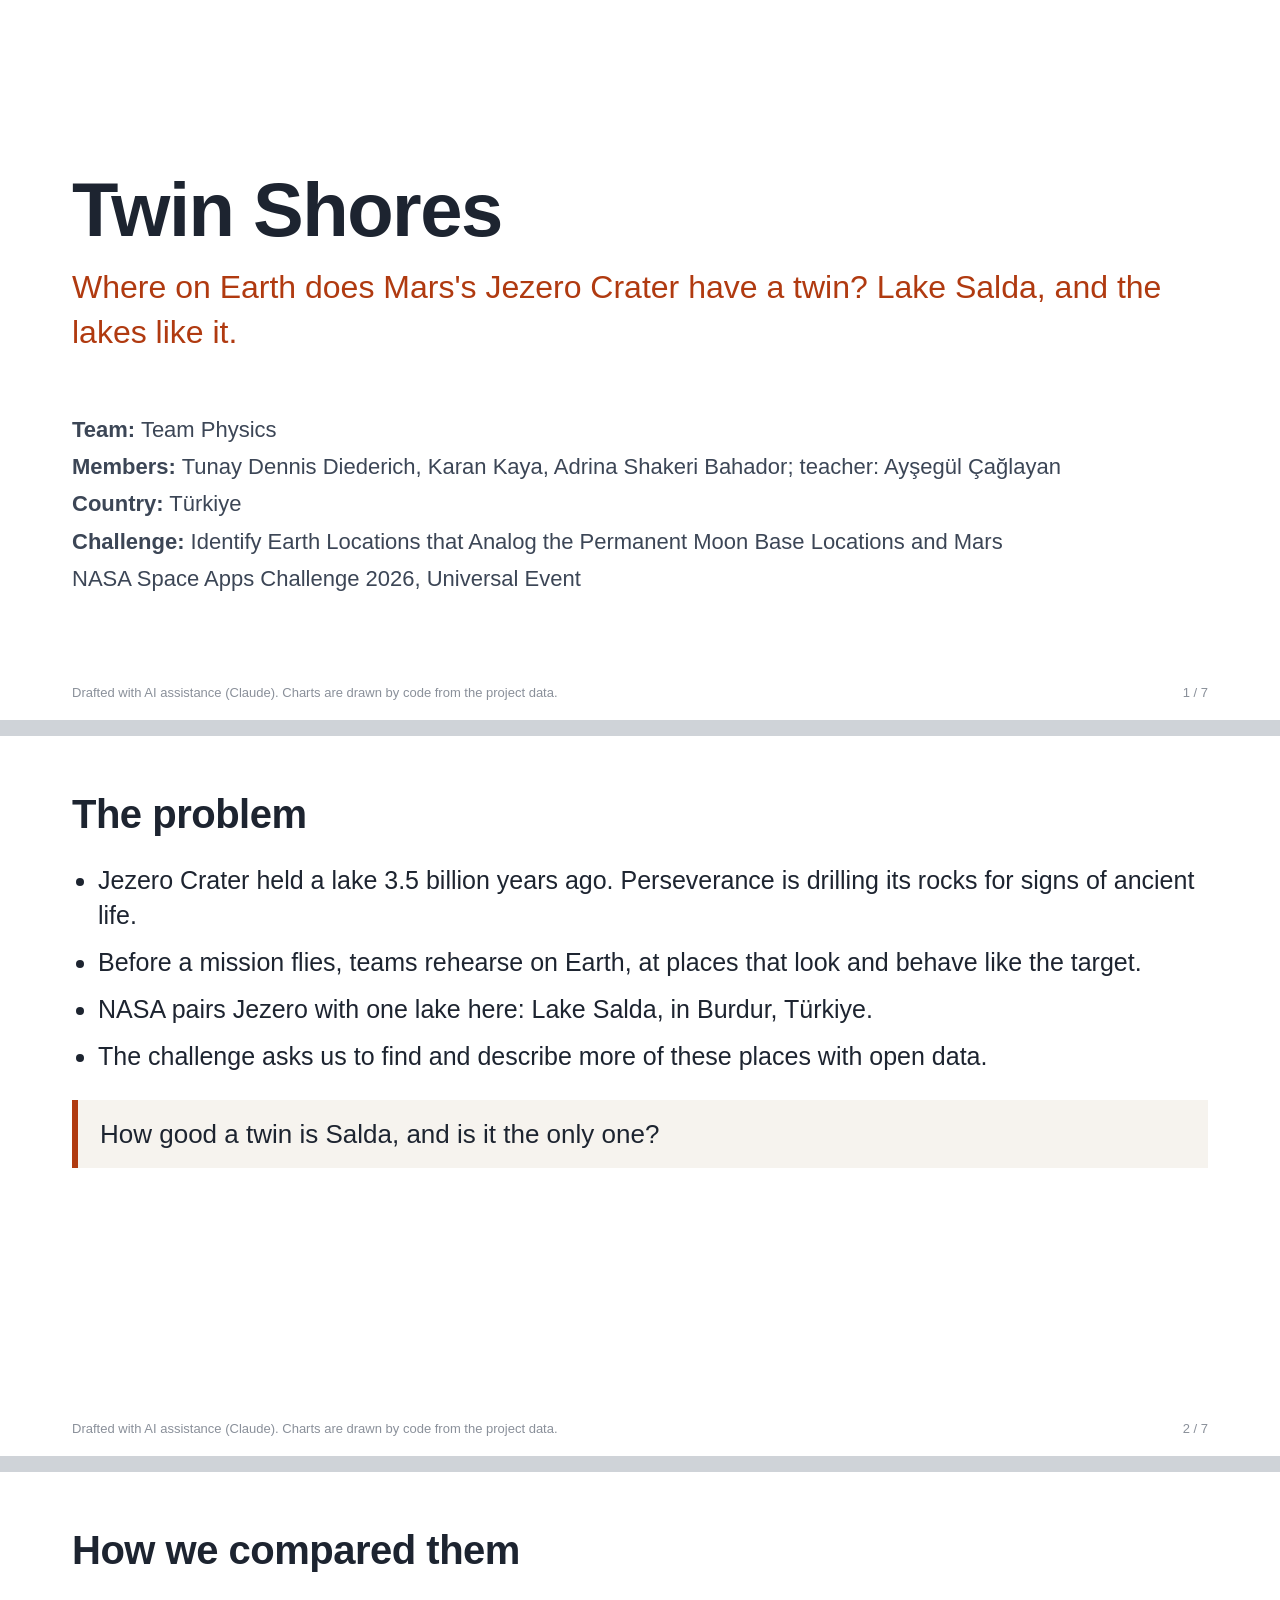
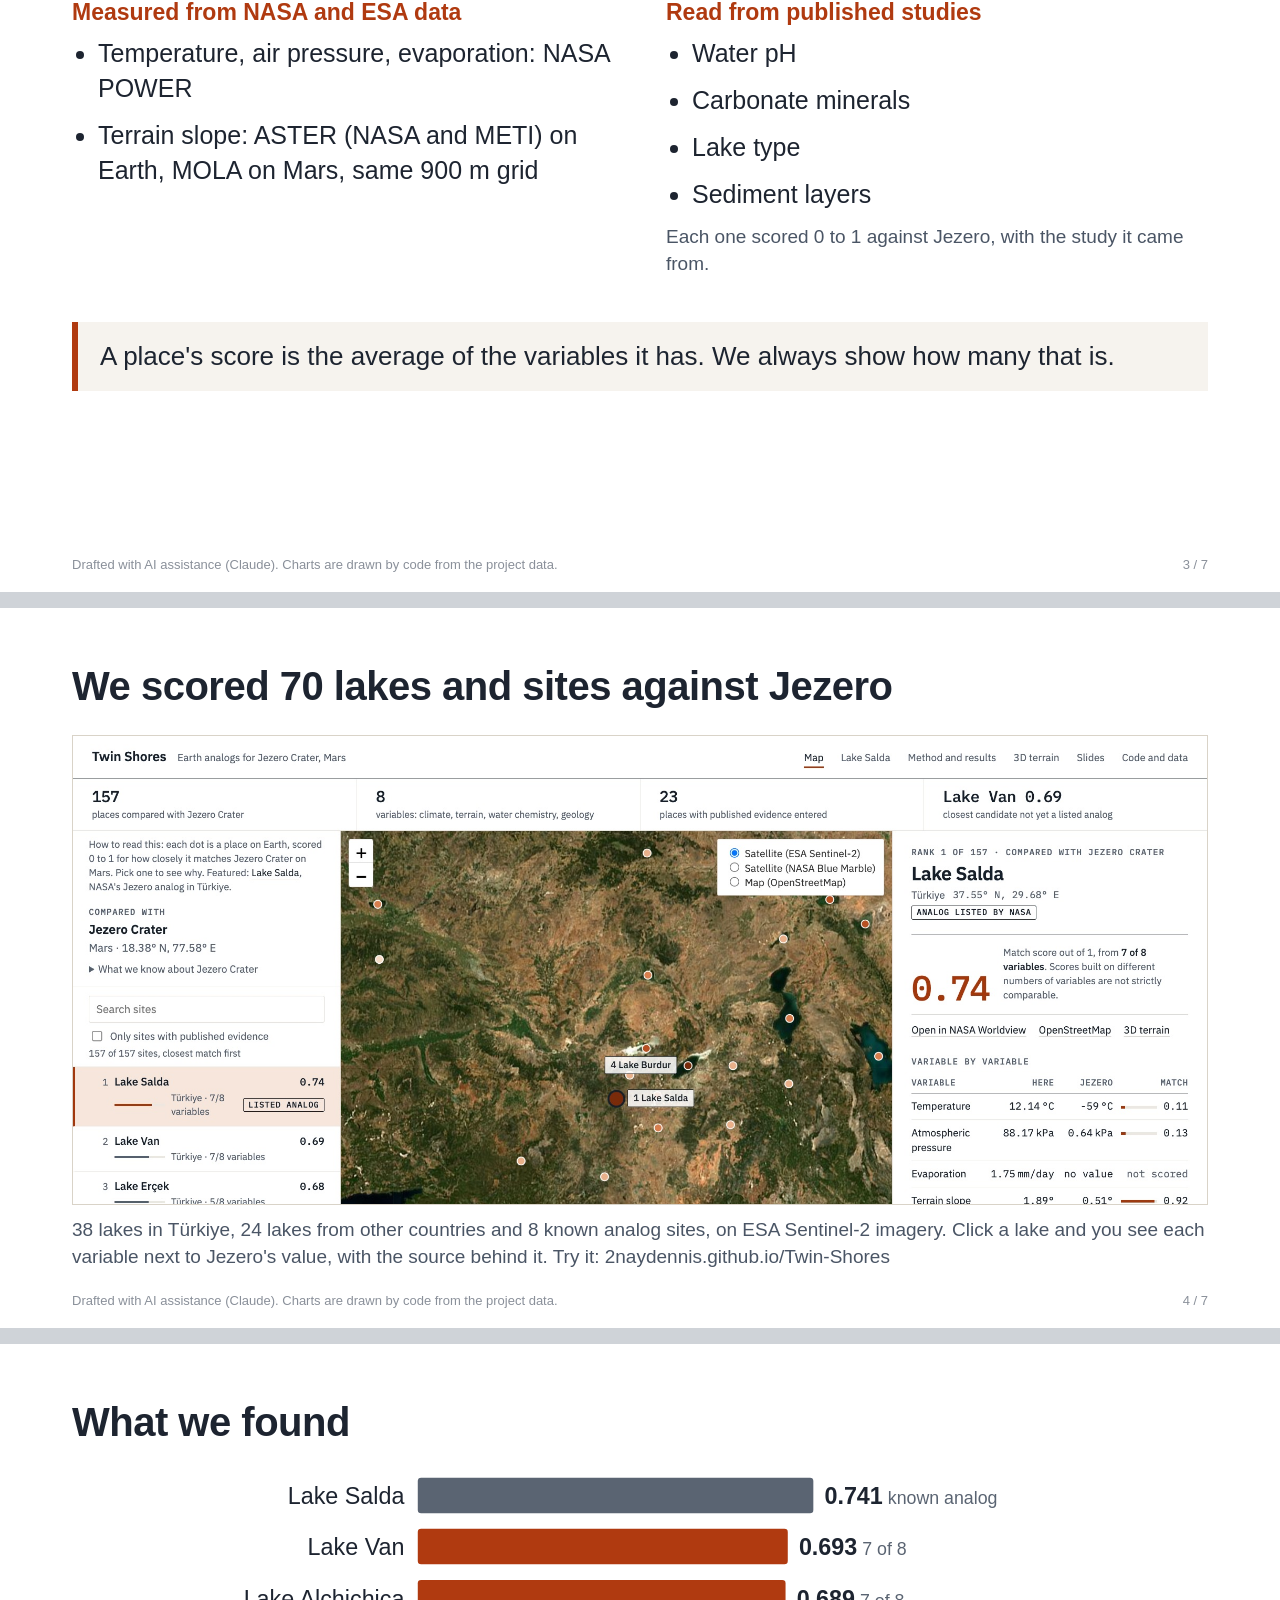
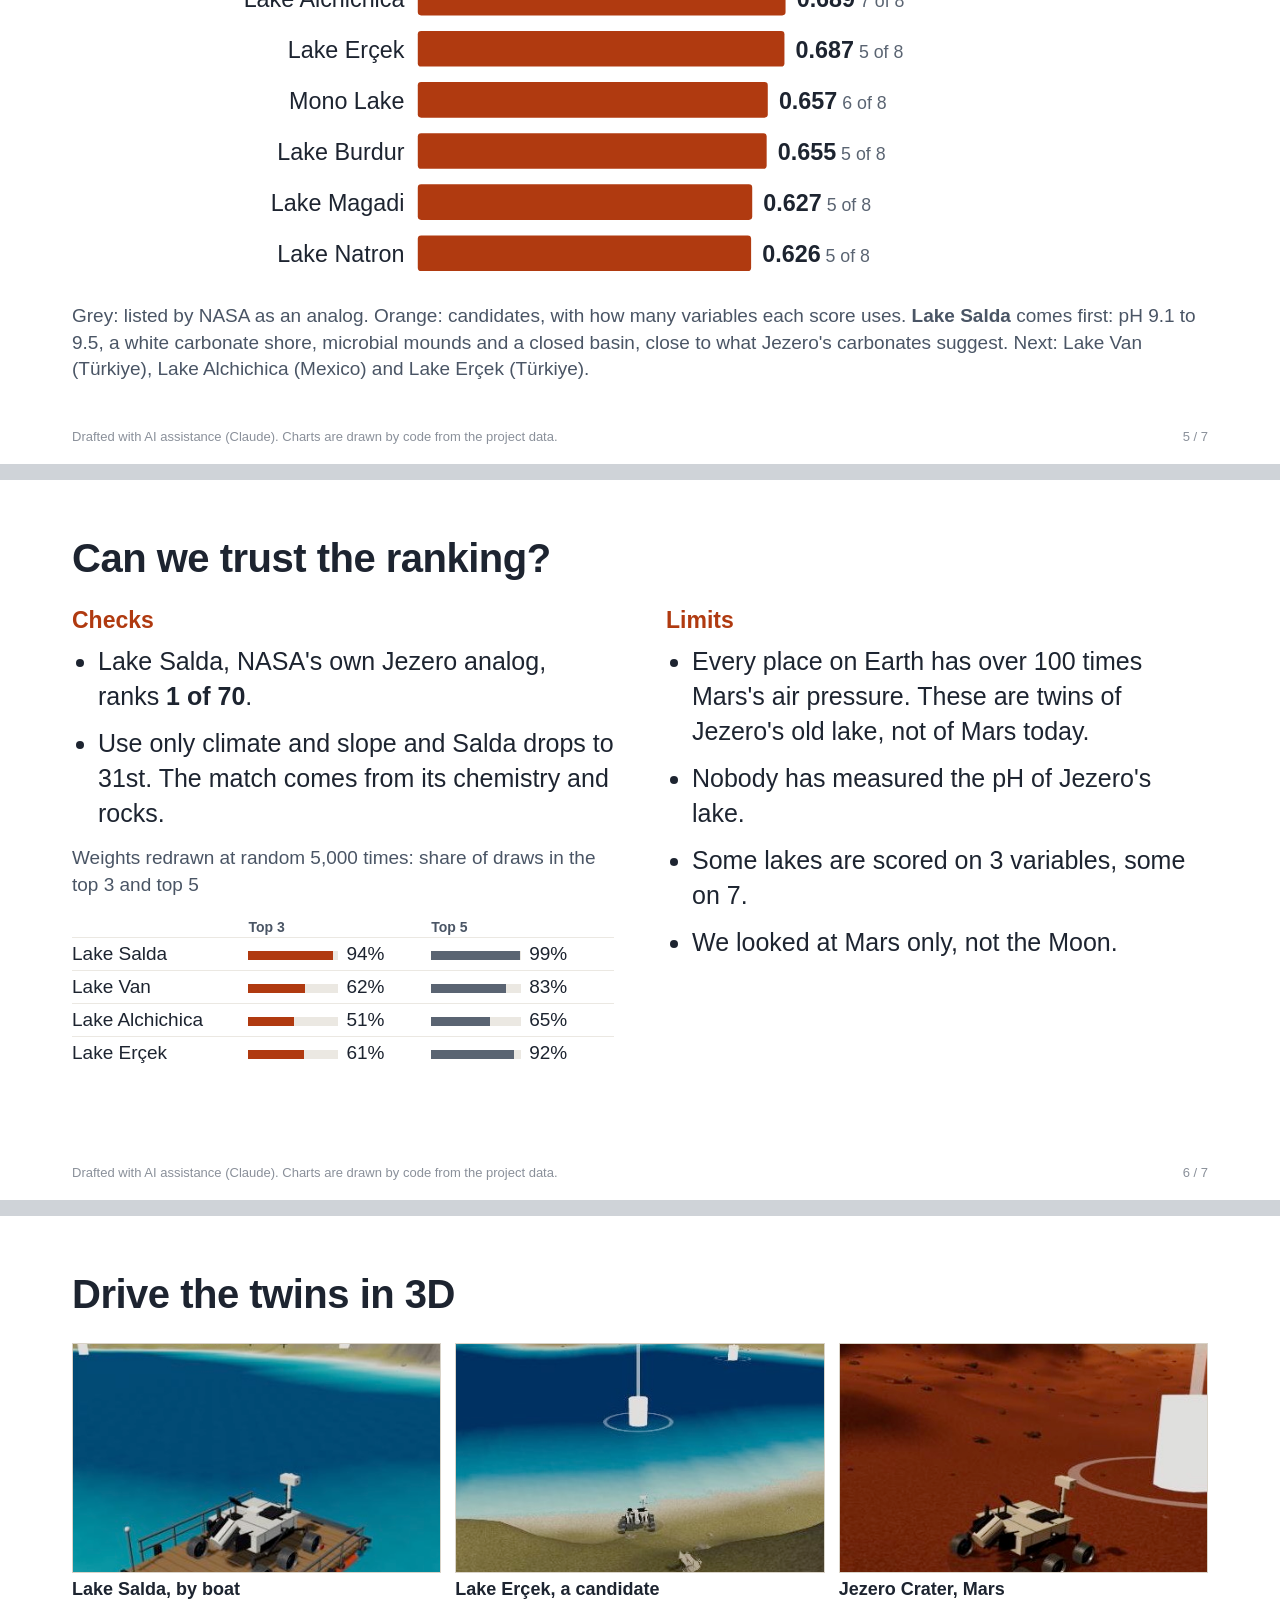
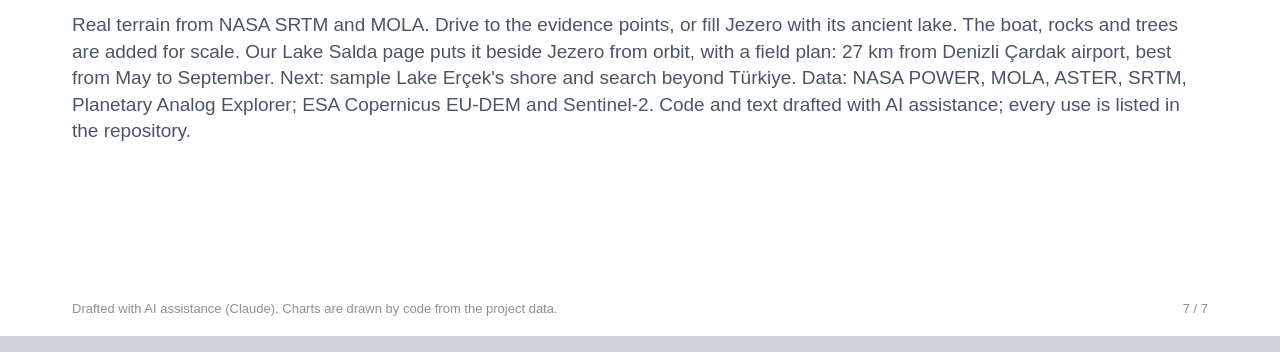
<file: demo/slides.html>
<!doctype html><html lang="en"><head><meta charset="utf-8"><title>Twin Shores: demo slides</title><style>
@page { size: 1280px 720px; margin: 0; }
* { box-sizing: border-box; }
body { margin: 0; font-family: Helvetica, Arial, sans-serif; color: #1d2430; background: #cfd3d8; }
.slide { width: 1280px; height: 720px; padding: 56px 72px 60px; background: #fff; position: relative;
         page-break-after: always; overflow: hidden; margin: 0 auto 16px; }
h1 { font-size: 76px; margin: 110px 0 12px; letter-spacing: -1.5px; }
h2 { font-size: 40px; margin: 0 0 26px; letter-spacing: -0.5px; }
h3 { font-size: 23px; margin: 0 0 10px; color: #b03a10; }
p, li { font-size: 25px; line-height: 1.4; }
ul { margin: 0; padding-left: 26px; } li { margin-bottom: 12px; }
.lead { font-size: 32px; color: #b03a10; margin: 0 0 56px; }
.meta { font-size: 22px; line-height: 1.7; color: #3c4656; }
.ask { margin-top: 26px; padding: 16px 22px; background: #f6f3ee; border-left: 6px solid #b03a10; font-size: 26px; }
.small { font-size: 19px; color: #4a5565; margin-top: 12px; }
.cols { display: flex; gap: 52px; } .cols > div { flex: 1; }
svg { display: block; width: 100%; max-height: 420px; }
.lab { font-size: 21px; fill: #1d2430; } .val { font-size: 21px; font-weight: 700; fill: #1d2430; }
.note { font-size: 16px; font-weight: 400; fill: #5a6472; }
.grid { stroke: #e2ddd3; stroke-width: 1; } .tick { font-size: 12px; fill: #8a8377; }
.pin { font-size: 15px; font-weight: 700; fill: #1d2430; paint-order: stroke; stroke: #f6f3ee; stroke-width: 4px; }
.foot { position: absolute; left: 72px; right: 72px; bottom: 20px; font-size: 13px; color: #8a909a;
        display: flex; justify-content: space-between; }
.shot { display: block; width: 100%; max-height: 470px; object-fit: cover; object-position: top; border: 1px solid #d9d3c8; }
.strip { display: grid; grid-template-columns: repeat(3, 1fr); gap: 14px; }
.strip figure { margin: 0; }
.strip img { width: 100%; height: 230px; object-fit: cover; border: 1px solid #d9d3c8; display: block; }
.strip figcaption { font-size: 18px; font-weight: 600; margin-top: 6px; }
table.rob { border-collapse: collapse; width: 100%; font-size: 19px; margin-top: 6px; }
table.rob th { text-align: left; font-size: 14px; color: #4a5565; font-weight: 600; padding: 2px 0; }
table.rob td { padding: 5px 10px 5px 0; border-top: 1px solid #ebe8e2; white-space: nowrap; }
.pbar { display: inline-block; width: 90px; height: 9px; background: #ebe8e2; margin-right: 8px; vertical-align: middle; }
.pbar i { display: block; height: 100%; background: #b03a10; }
.pbar.grey i { background: #5a6472; }
@media print { body { background: #fff; } .slide { margin: 0; } }
</style></head><body><section class="slide"><h1>Twin Shores</h1>
<p class="lead">Where on Earth does Mars's Jezero Crater have a twin? Lake Salda, and the lakes like it.</p>
<p class="meta"><b>Team:</b> Team Physics<br><b>Members:</b> Tunay Dennis Diederich, Karan Kaya, Adrina Shakeri Bahador; teacher: Ayşegül Çağlayan<br><b>Country:</b> Türkiye<br>
<b>Challenge:</b> Identify Earth Locations that Analog the Permanent Moon Base Locations and Mars<br>NASA Space Apps Challenge 2026, Universal Event</p><div class="foot"><span>Drafted with AI assistance (Claude). Charts are drawn by code from the project data.</span><span>1 / 7</span></div></section><section class="slide"><h2>The problem</h2>
<ul>
<li>Jezero Crater held a lake 3.5 billion years ago. Perseverance is drilling its rocks for signs of ancient life.</li>
<li>Before a mission flies, teams rehearse on Earth, at places that look and behave like the target.</li>
<li>NASA pairs Jezero with one lake here: Lake Salda, in Burdur, Türkiye.</li>
<li>The challenge asks us to find and describe more of these places with open data.</li>
</ul>
<p class="ask">How good a twin is Salda, and is it the only one?</p><div class="foot"><span>Drafted with AI assistance (Claude). Charts are drawn by code from the project data.</span><span>2 / 7</span></div></section><section class="slide"><h2>How we compared them</h2>
<div class="cols"><div>
<h3>Measured from NASA and ESA data</h3>
<ul><li>Temperature, air pressure, evaporation: NASA POWER</li>
<li>Terrain slope: ASTER (NASA and METI) on Earth, MOLA on Mars, same 900 m grid</li></ul>
</div><div>
<h3>Read from published studies</h3>
<ul><li>Water pH</li><li>Carbonate minerals</li><li>Lake type</li><li>Sediment layers</li></ul>
<p class="small">Each one scored 0 to 1 against Jezero, with the study it came from.</p>
</div></div>
<p class="ask">A place's score is the average of the variables it has. We always show how many that is.</p><div class="foot"><span>Drafted with AI assistance (Claude). Charts are drawn by code from the project data.</span><span>3 / 7</span></div></section><section class="slide"><h2>We scored 70 lakes and sites against Jezero</h2>
<img class="shot" src="img/map.jpg" alt="The Twin Shores map page with Lake Salda selected">
<p class="small">38 lakes in Türkiye, 24 lakes from other countries and 8 known analog sites, on ESA Sentinel-2 imagery. Click a lake and you see each variable
next to Jezero's value, with the source behind it. Try it: 2naydennis.github.io/Twin-Shores</p><div class="foot"><span>Drafted with AI assistance (Claude). Charts are drawn by code from the project data.</span><span>4 / 7</span></div></section><section class="slide"><h2>What we found</h2>
<svg viewBox="0 0 860 378" role="img" aria-label="Top scores"><text x="218" y="30" text-anchor="end" class="lab">Lake Salda</text><rect x="230" y="6" width="356" height="32" rx="3" fill="#5a6472"/><text x="596" y="30" class="val">0.741<tspan class="note">  known analog</tspan></text><text x="218" y="76" text-anchor="end" class="lab">Lake Van</text><rect x="230" y="52" width="333" height="32" rx="3" fill="#b03a10"/><text x="573" y="76" class="val">0.693<tspan class="note">  7 of 8</tspan></text><text x="218" y="122" text-anchor="end" class="lab">Lake Alchichica</text><rect x="230" y="98" width="331" height="32" rx="3" fill="#b03a10"/><text x="571" y="122" class="val">0.689<tspan class="note">  7 of 8</tspan></text><text x="218" y="168" text-anchor="end" class="lab">Lake Erçek</text><rect x="230" y="144" width="330" height="32" rx="3" fill="#b03a10"/><text x="570" y="168" class="val">0.687<tspan class="note">  5 of 8</tspan></text><text x="218" y="214" text-anchor="end" class="lab">Mono Lake</text><rect x="230" y="190" width="315" height="32" rx="3" fill="#b03a10"/><text x="555" y="214" class="val">0.657<tspan class="note">  6 of 8</tspan></text><text x="218" y="260" text-anchor="end" class="lab">Lake Burdur</text><rect x="230" y="236" width="314" height="32" rx="3" fill="#b03a10"/><text x="554" y="260" class="val">0.655<tspan class="note">  5 of 8</tspan></text><text x="218" y="306" text-anchor="end" class="lab">Lake Magadi</text><rect x="230" y="282" width="301" height="32" rx="3" fill="#b03a10"/><text x="541" y="306" class="val">0.627<tspan class="note">  5 of 8</tspan></text><text x="218" y="352" text-anchor="end" class="lab">Lake Natron</text><rect x="230" y="328" width="300" height="32" rx="3" fill="#b03a10"/><text x="540" y="352" class="val">0.626<tspan class="note">  5 of 8</tspan></text></svg>
<p class="small">Grey: listed by NASA as an analog. Orange: candidates, with how many variables each score uses.
<b>Lake Salda</b> comes first: pH 9.1 to 9.5, a white carbonate shore, microbial mounds and a closed basin, close to what
Jezero's carbonates suggest. Next: Lake Van (Türkiye), Lake Alchichica (Mexico) and Lake Erçek (Türkiye).</p><div class="foot"><span>Drafted with AI assistance (Claude). Charts are drawn by code from the project data.</span><span>5 / 7</span></div></section><section class="slide"><h2>Can we trust the ranking?</h2>
<div class="cols"><div>
<h3>Checks</h3>
<ul><li>Lake Salda, NASA's own Jezero analog, ranks <b>1 of 70</b>.</li>
<li>Use only climate and slope and Salda drops to 31st. The match comes from its chemistry and rocks.</li></ul>
<p class="small" style="margin-top:14px">Weights redrawn at random 5,000 times: share of draws in the top 3 and top 5</p><table class="rob"><tr><th></th><th>Top 3</th><th>Top 5</th></tr><tr><td>Lake Salda</td><td><span class="pbar"><i style="width:94.2%"></i></span>94%</td><td><span class="pbar grey"><i style="width:98.7%"></i></span>99%</td></tr><tr><td>Lake Van</td><td><span class="pbar"><i style="width:62.4%"></i></span>62%</td><td><span class="pbar grey"><i style="width:82.8%"></i></span>83%</td></tr><tr><td>Lake Alchichica</td><td><span class="pbar"><i style="width:50.8%"></i></span>51%</td><td><span class="pbar grey"><i style="width:64.8%"></i></span>65%</td></tr><tr><td>Lake Erçek</td><td><span class="pbar"><i style="width:61.3%"></i></span>61%</td><td><span class="pbar grey"><i style="width:92.3%"></i></span>92%</td></tr></table>
</div><div>
<h3>Limits</h3>
<ul><li>Every place on Earth has over 100 times Mars's air pressure. These are twins of Jezero's old lake, not of Mars today.</li>
<li>Nobody has measured the pH of Jezero's lake.</li>
<li>Some lakes are scored on 3 variables, some on 7.</li>
<li>We looked at Mars only, not the Moon.</li></ul>
</div></div><div class="foot"><span>Drafted with AI assistance (Claude). Charts are drawn by code from the project data.</span><span>6 / 7</span></div></section><section class="slide"><h2>Drive the twins in 3D</h2>
<div class="strip"><figure><img src="img/3d-boat-crop.jpg" alt="Rover on a survey boat on Lake Salda"><figcaption>Lake Salda, by boat</figcaption></figure>
<figure><img src="img/3d-ercek-crop.jpg" alt="Rover on the shore of Lake Erçek"><figcaption>Lake Erçek, a candidate</figcaption></figure>
<figure><img src="img/3d-jezero-crop.jpg" alt="Rover in Jezero Crater"><figcaption>Jezero Crater, Mars</figcaption></figure></div>
<p class="small">Real terrain from NASA SRTM and MOLA. Drive to the evidence points, or fill Jezero with its ancient lake.
The boat, rocks and trees are added for scale. Our Lake Salda page puts it beside Jezero from orbit, with a field plan:
27 km from Denizli Çardak airport, best from May to September. Next: sample Lake Erçek's shore and search beyond Türkiye.
Data: NASA POWER, MOLA, ASTER, SRTM, Planetary Analog Explorer; ESA Copernicus EU-DEM and Sentinel-2.
Code and text drafted with AI assistance; every use is listed in the repository.</p><div class="foot"><span>Drafted with AI assistance (Claude). Charts are drawn by code from the project data.</span><span>7 / 7</span></div></section></body></html>
</file>
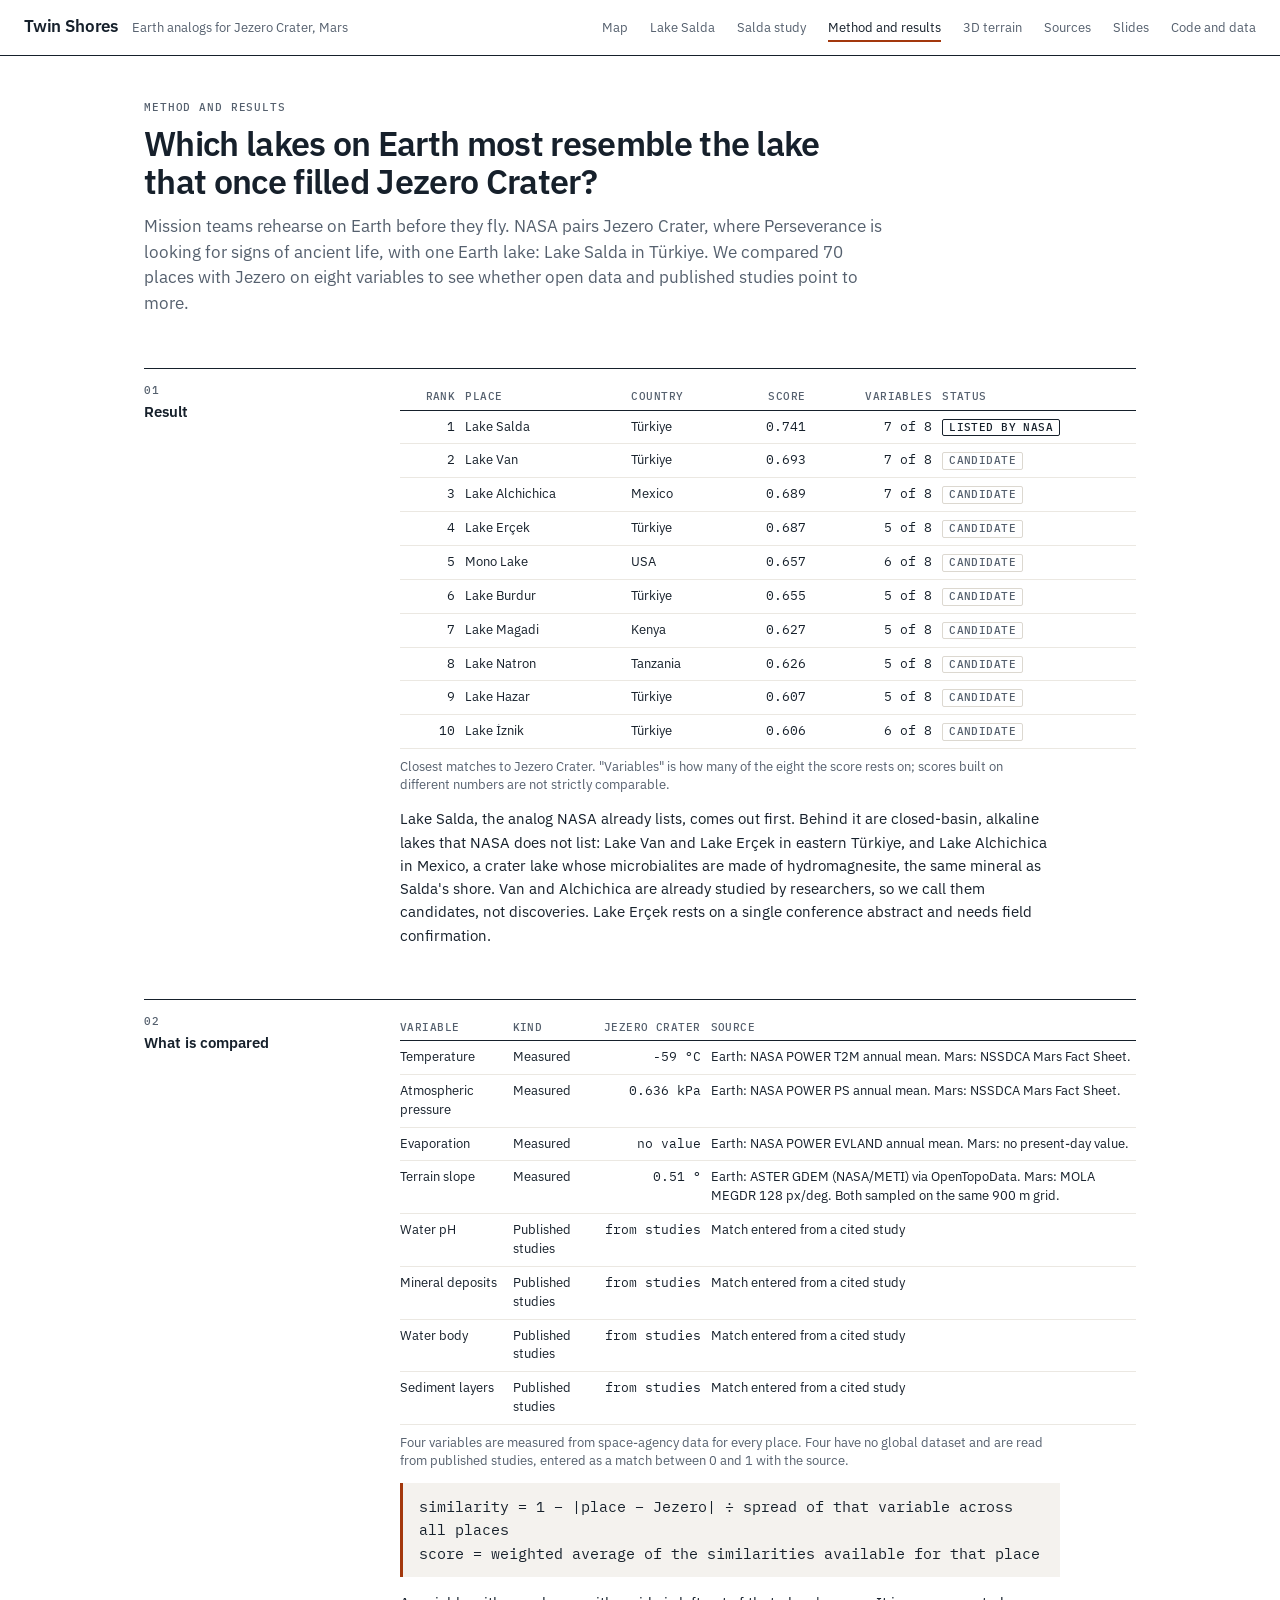
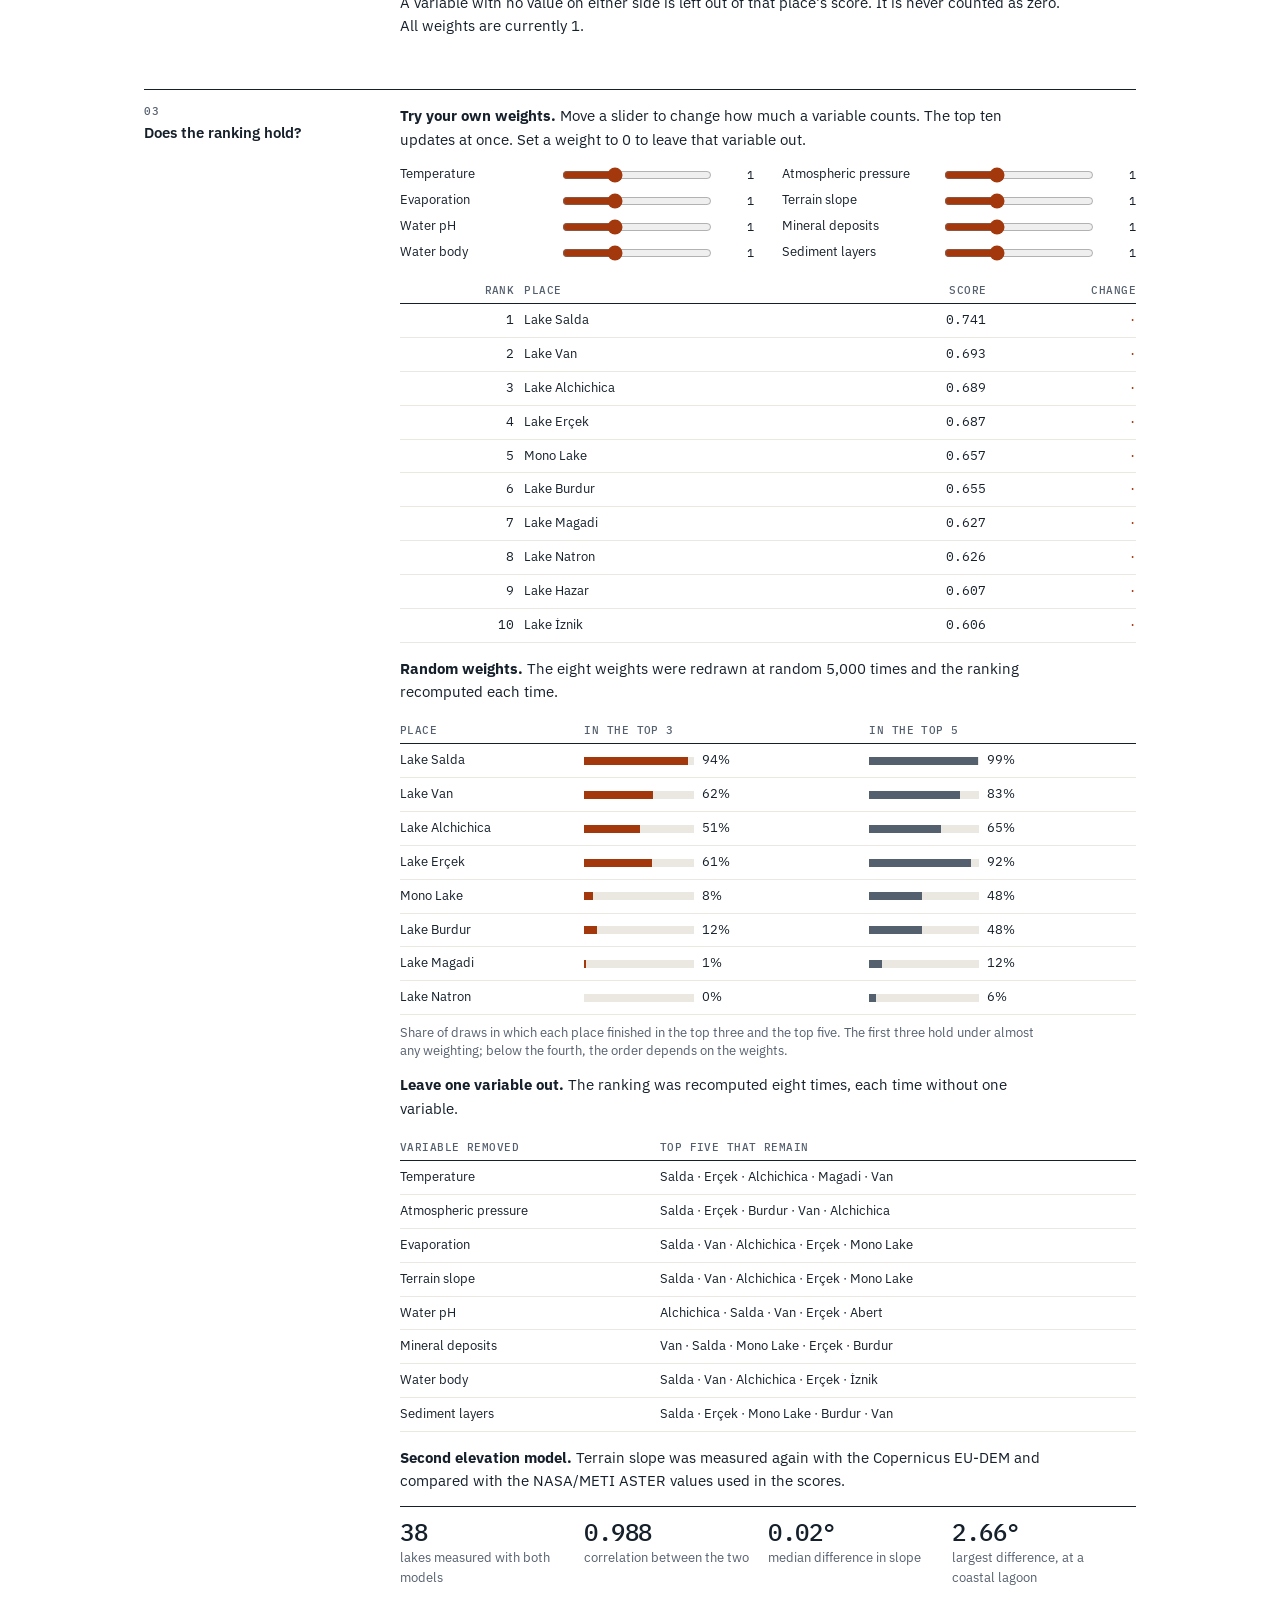
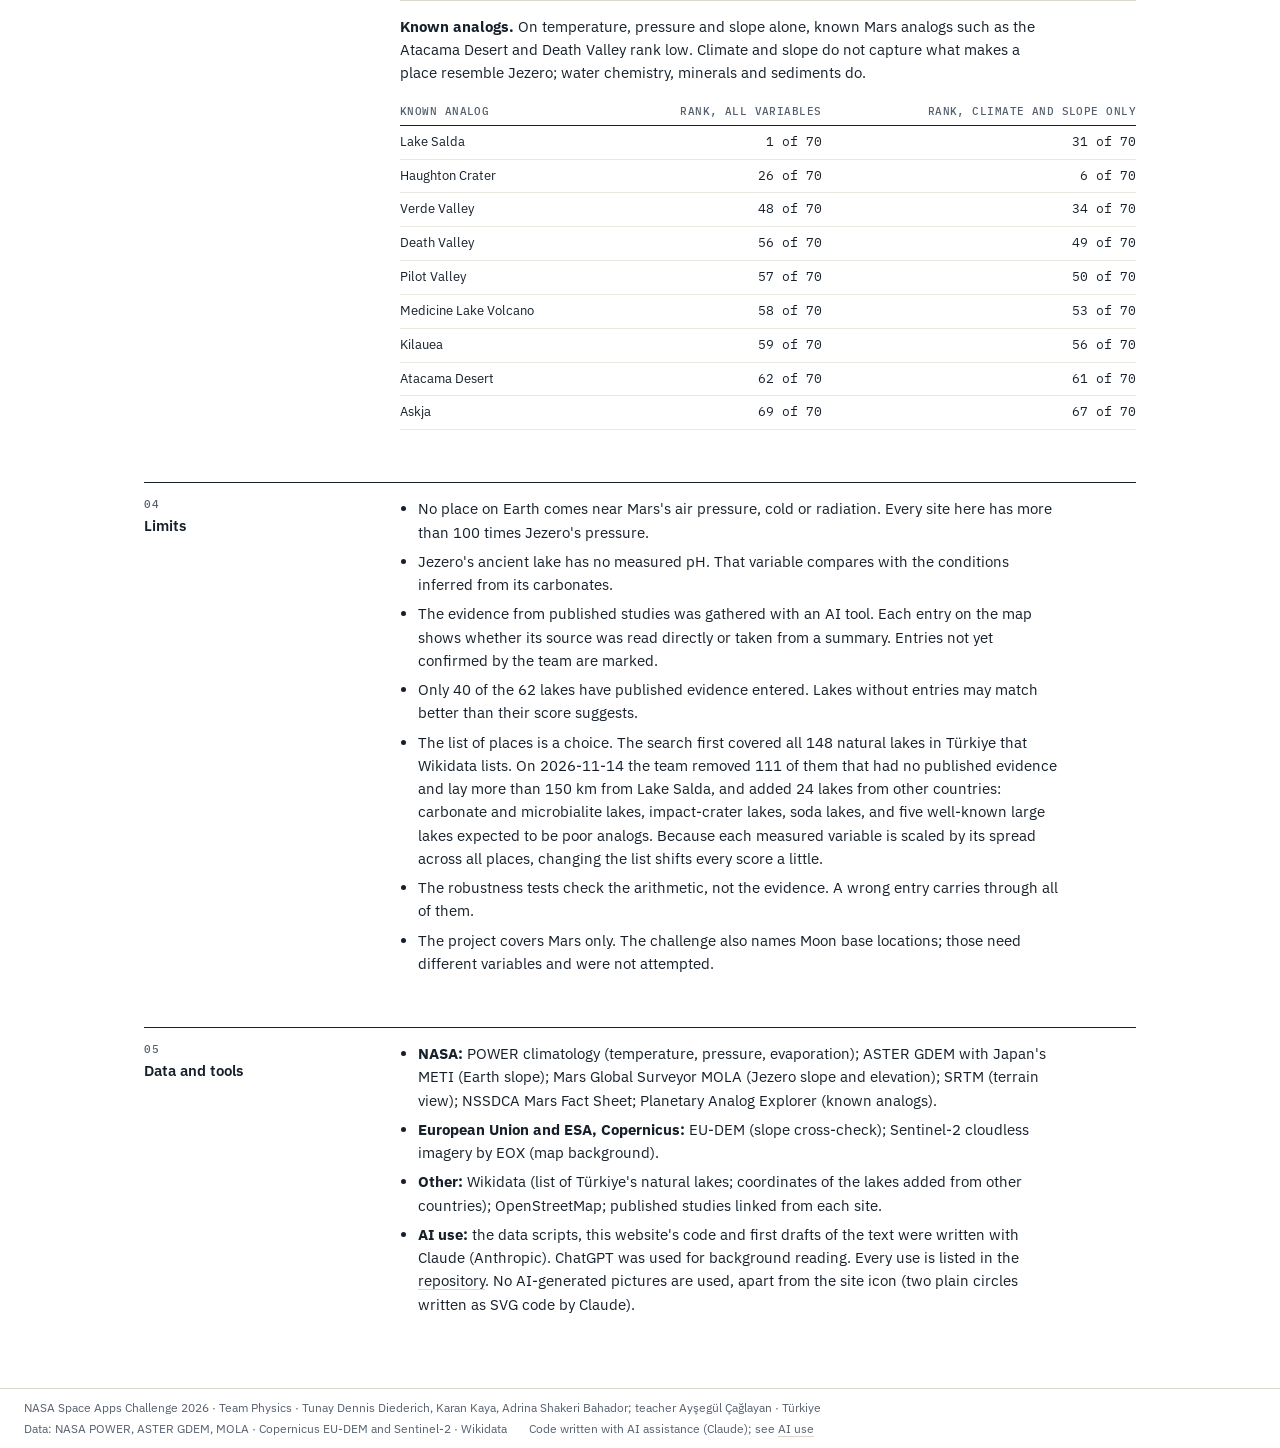
<file: web/method.html>
<!doctype html>
<!--
  Twin Shores: method and results.
  AI-generated: written by Claude (Anthropic, Claude Code) on 2026-11-14.
  The tables are filled by method.js from the files in data/. The prose is an
  AI draft for the team to check and rewrite.
-->
<html lang="en">
<head>
<meta charset="utf-8">
<meta name="viewport" content="width=device-width, initial-scale=1">
<title>Method and results · Twin Shores</title>
<meta name="description" content="How Twin Shores compares places on Earth with Jezero Crater on Mars: eight variables, the scoring rule, three robustness tests, and the limits.">
<meta property="og:image" content="https://2naydennis.github.io/Twin-Shores/demo/img/map.jpg">
<link rel="icon" href="favicon.svg" type="image/svg+xml">
<link rel="preconnect" href="https://fonts.googleapis.com">
<link rel="preconnect" href="https://fonts.gstatic.com" crossorigin>
<link rel="stylesheet" href="https://fonts.googleapis.com/css2?family=IBM+Plex+Mono:wght@400;500&family=IBM+Plex+Sans:wght@400;500;600&display=swap">
<link rel="stylesheet" href="map/style.css?v=1115c">
<style>
  .sliders { display: grid; grid-template-columns: repeat(2, minmax(0, 1fr)); gap: 6px 28px; margin: 6px 0 14px; }
  .sliders label { display: grid; grid-template-columns: 150px 1fr 34px; align-items: center; gap: 10px; font-size: 13px; }
  .sliders input { accent-color: var(--accent); width: 100%; }
  .sliders output { font: 12px var(--mono); text-align: right; }
  .moved { color: var(--accent); font: 12px var(--mono); }
  @media (max-width: 820px) { .sliders { grid-template-columns: 1fr; } }
</style>

</head>
<body class="doc">
  <header class="top">
    <div class="brand">
      <h1>Twin Shores</h1>
      <span>Earth analogs for Jezero Crater, Mars</span>
    </div>
    <nav aria-label="Pages">
      <a href="index.html">Map</a>
      <a href="salda.html">Lake Salda</a>
      <a href="study.html">Salda study</a>
      <a href="method.html" aria-current="page">Method and results</a>
      <a href="rover.html">3D terrain</a>
      <a href="sources.html">Sources</a>
      <a href="../demo/slides.pdf">Slides</a>
      <a href="https://github.com/2naydennis/Twin-Shores">Code and data</a>
    </nav>
  </header>

  <main>
    <div class="lede">
      <div class="eyebrow">Method and results</div>
      <h2>Which lakes on Earth most resemble the lake that once filled Jezero Crater?</h2>
      <p>Mission teams rehearse on Earth before they fly. NASA pairs Jezero Crater, where Perseverance is looking for signs of ancient life, with one Earth lake: Lake Salda in Türkiye. We compared <span id="n-places">70</span> places with Jezero on eight variables to see whether open data and published studies point to more.</p>
    </div>

    <section>
      <h3><small>01</small>Result</h3>
      <div class="body">
        <figure>
          <table id="top-table"></table>
          <figcaption>Closest matches to Jezero Crater. "Variables" is how many of the eight the score rests on; scores built on different numbers are not strictly comparable.</figcaption>
        </figure>
        <p>Lake Salda, the analog NASA already lists, comes out first. Behind it are closed-basin, alkaline lakes that NASA does not list: Lake Van and Lake Erçek in eastern Türkiye, and Lake Alchichica in Mexico, a crater lake whose microbialites are made of hydromagnesite, the same mineral as Salda's shore. Van and Alchichica are already studied by researchers, so we call them candidates, not discoveries. Lake Erçek rests on a single conference abstract and needs field confirmation.</p>
      </div>
    </section>

    <section>
      <h3><small>02</small>What is compared</h3>
      <div class="body">
        <figure>
          <table id="var-table"></table>
          <figcaption>Four variables are measured from space-agency data for every place. Four have no global dataset and are read from published studies, entered as a match between 0 and 1 with the source.</figcaption>
        </figure>
        <p class="formula">similarity = 1 − |place − Jezero| ÷ spread of that variable across all places<br>score = weighted average of the similarities available for that place</p>
        <p>A variable with no value on either side is left out of that place's score. It is never counted as zero. All weights are currently 1.</p>
      </div>
    </section>

    <section>
      <h3><small>03</small>Does the ranking hold?</h3>
      <div class="body">
        <p><b>Try your own weights.</b> Move a slider to change how much a variable counts. The top ten updates at once. Set a weight to 0 to leave that variable out.</p>
        <div id="sliders" class="sliders"></div>
        <table id="live-table"></table>
        <p><b>Random weights.</b> The eight weights were redrawn at random <span id="n-draws">5,000</span> times and the ranking recomputed each time.</p>
        <figure>
          <table id="weights-table"></table>
          <figcaption>Share of draws in which each place finished in the top three and the top five. The first three hold under almost any weighting; below the fourth, the order depends on the weights.</figcaption>
        </figure>
        <p><b>Leave one variable out.</b> The ranking was recomputed eight times, each time without one variable.</p>
        <figure><table id="loo-table"></table></figure>
        <p><b>Second elevation model.</b> Terrain slope was measured again with the Copernicus EU-DEM and compared with the NASA/METI ASTER values used in the scores.</p>
        <div class="stats" id="slope-stats"></div>
        <p><b>Known analogs.</b> On temperature, pressure and slope alone, known Mars analogs such as the Atacama Desert and Death Valley rank low. Climate and slope do not capture what makes a place resemble Jezero; water chemistry, minerals and sediments do.</p>
        <figure><table id="known-table"></table></figure>
      </div>
    </section>

    <section id="limits">
      <h3><small>04</small>Limits</h3>
      <div class="body">
        <ul>
          <li>No place on Earth comes near Mars's air pressure, cold or radiation. Every site here has more than 100 times Jezero's pressure.</li>
          <li>Jezero's ancient lake has no measured pH. That variable compares with the conditions inferred from its carbonates.</li>
          <li>The evidence from published studies was gathered with an AI tool. Each entry on the map shows whether its source was read directly or taken from a summary. Entries not yet confirmed by the team are marked.</li>
          <li>Only 40 of the 62 lakes have published evidence entered. Lakes without entries may match better than their score suggests.</li>
          <li>The list of places is a choice. The search first covered all 148 natural lakes in Türkiye that Wikidata lists. On 2026-11-14 the team removed 111 of them that had no published evidence and lay more than 150 km from Lake Salda, and added 24 lakes from other countries: carbonate and microbialite lakes, impact-crater lakes, soda lakes, and five well-known large lakes expected to be poor analogs. Because each measured variable is scaled by its spread across all places, changing the list shifts every score a little.</li>
          <li>The robustness tests check the arithmetic, not the evidence. A wrong entry carries through all of them.</li>
          <li>The project covers Mars only. The challenge also names Moon base locations; those need different variables and were not attempted.</li>
        </ul>
      </div>
    </section>

    <section>
      <h3><small>05</small>Data and tools</h3>
      <div class="body">
        <ul>
          <li><b>NASA:</b> POWER climatology (temperature, pressure, evaporation); ASTER GDEM with Japan's METI (Earth slope); Mars Global Surveyor MOLA (Jezero slope and elevation); SRTM (terrain view); NSSDCA Mars Fact Sheet; Planetary Analog Explorer (known analogs).</li>
          <li><b>European Union and ESA, Copernicus:</b> EU-DEM (slope cross-check); Sentinel-2 cloudless imagery by EOX (map background).</li>
          <li><b>Other:</b> Wikidata (list of Türkiye's natural lakes; coordinates of the lakes added from other countries); OpenStreetMap; published studies linked from each site.</li>
          <li><b>AI use:</b> the data scripts, this website's code and first drafts of the text were written with Claude (Anthropic). ChatGPT was used for background reading. Every use is listed in the <a href="https://github.com/2naydennis/Twin-Shores#ai-use">repository</a>. No AI-generated pictures are used, apart from the site icon (two plain circles written as SVG code by Claude).</li>
        </ul>
      </div>
    </section>
  </main>

  <footer class="foot">
    <span>NASA Space Apps Challenge 2026 · Team Physics · Tunay Dennis Diederich, Karan Kaya, Adrina Shakeri Bahador; teacher Ayşegül Çağlayan · Türkiye</span>
    <span>Data: NASA POWER, ASTER GDEM, MOLA · Copernicus EU-DEM and Sentinel-2 · Wikidata</span>
    <span>Code written with AI assistance (Claude); see <a href="https://github.com/2naydennis/Twin-Shores#ai-use">AI use</a></span>
  </footer>

  <script type="module" src="map/method.js?v=1115b"></script>
</body>
</html>
</file>
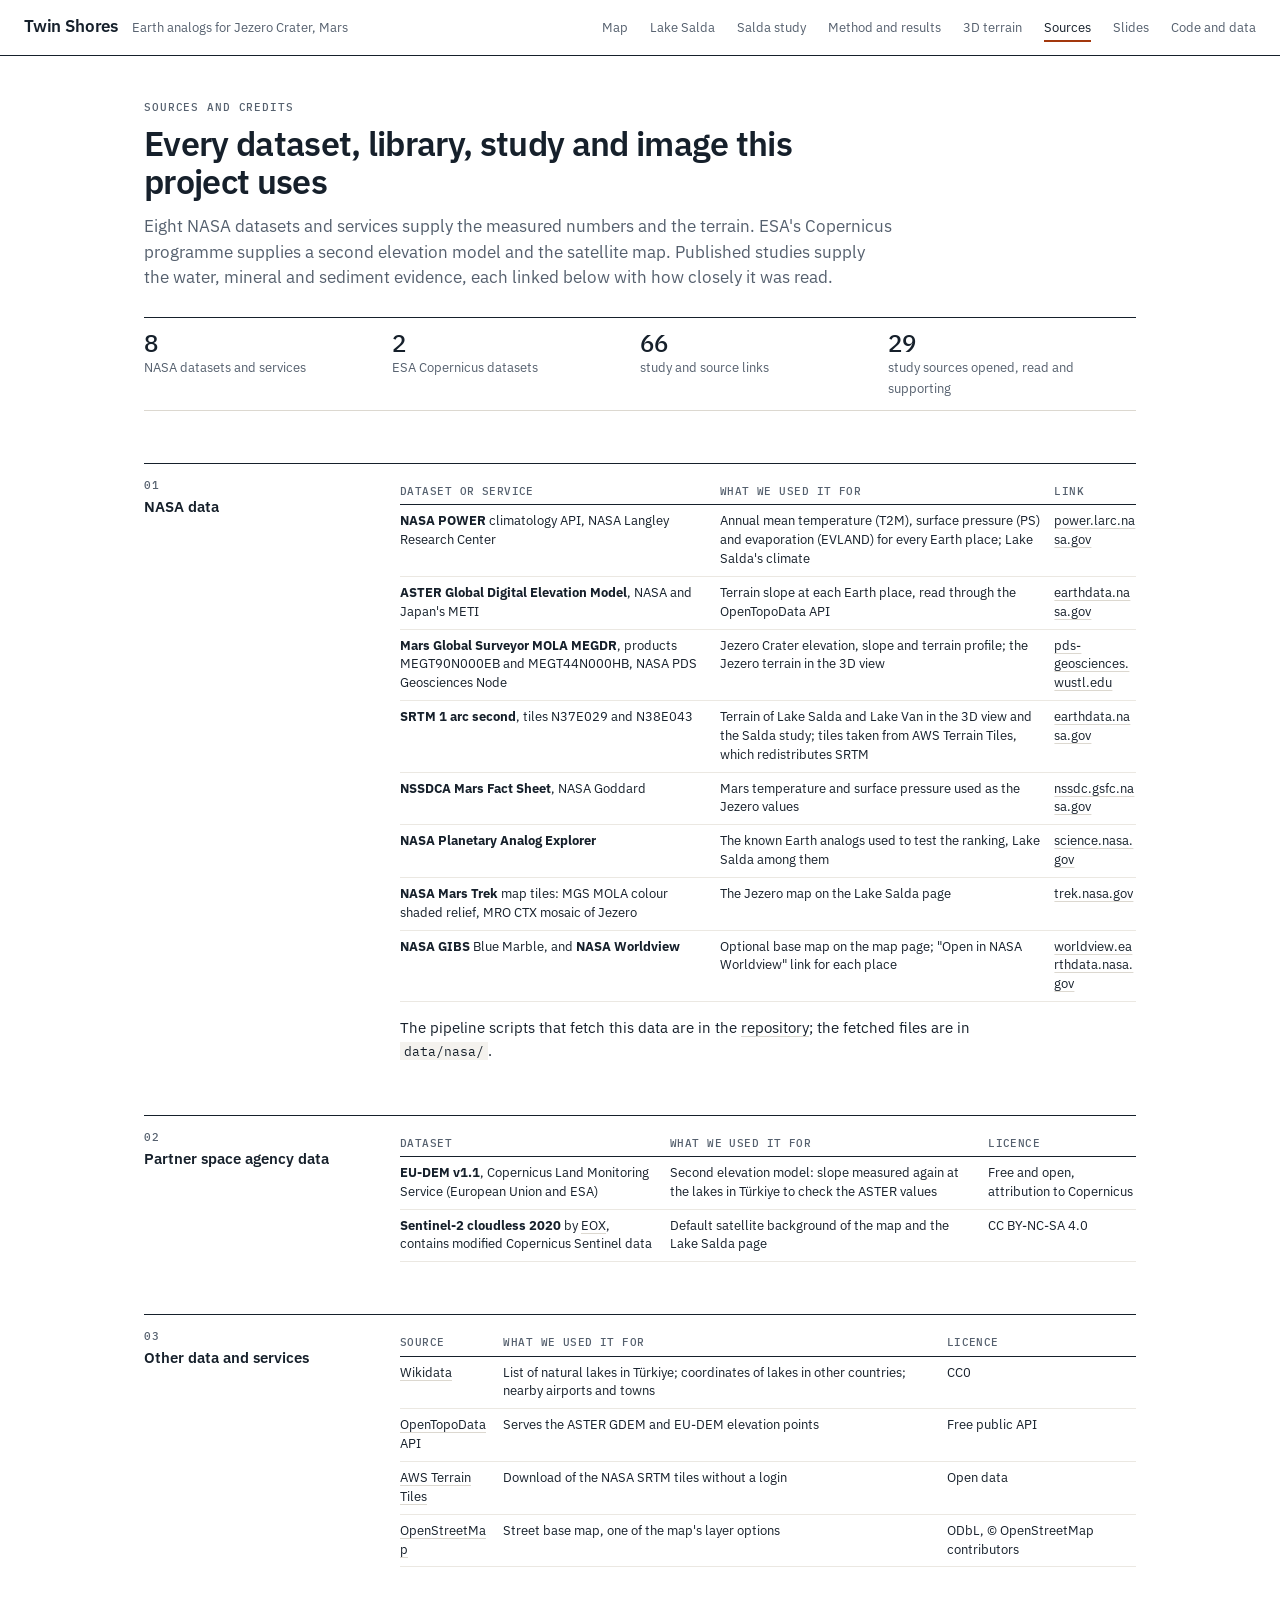
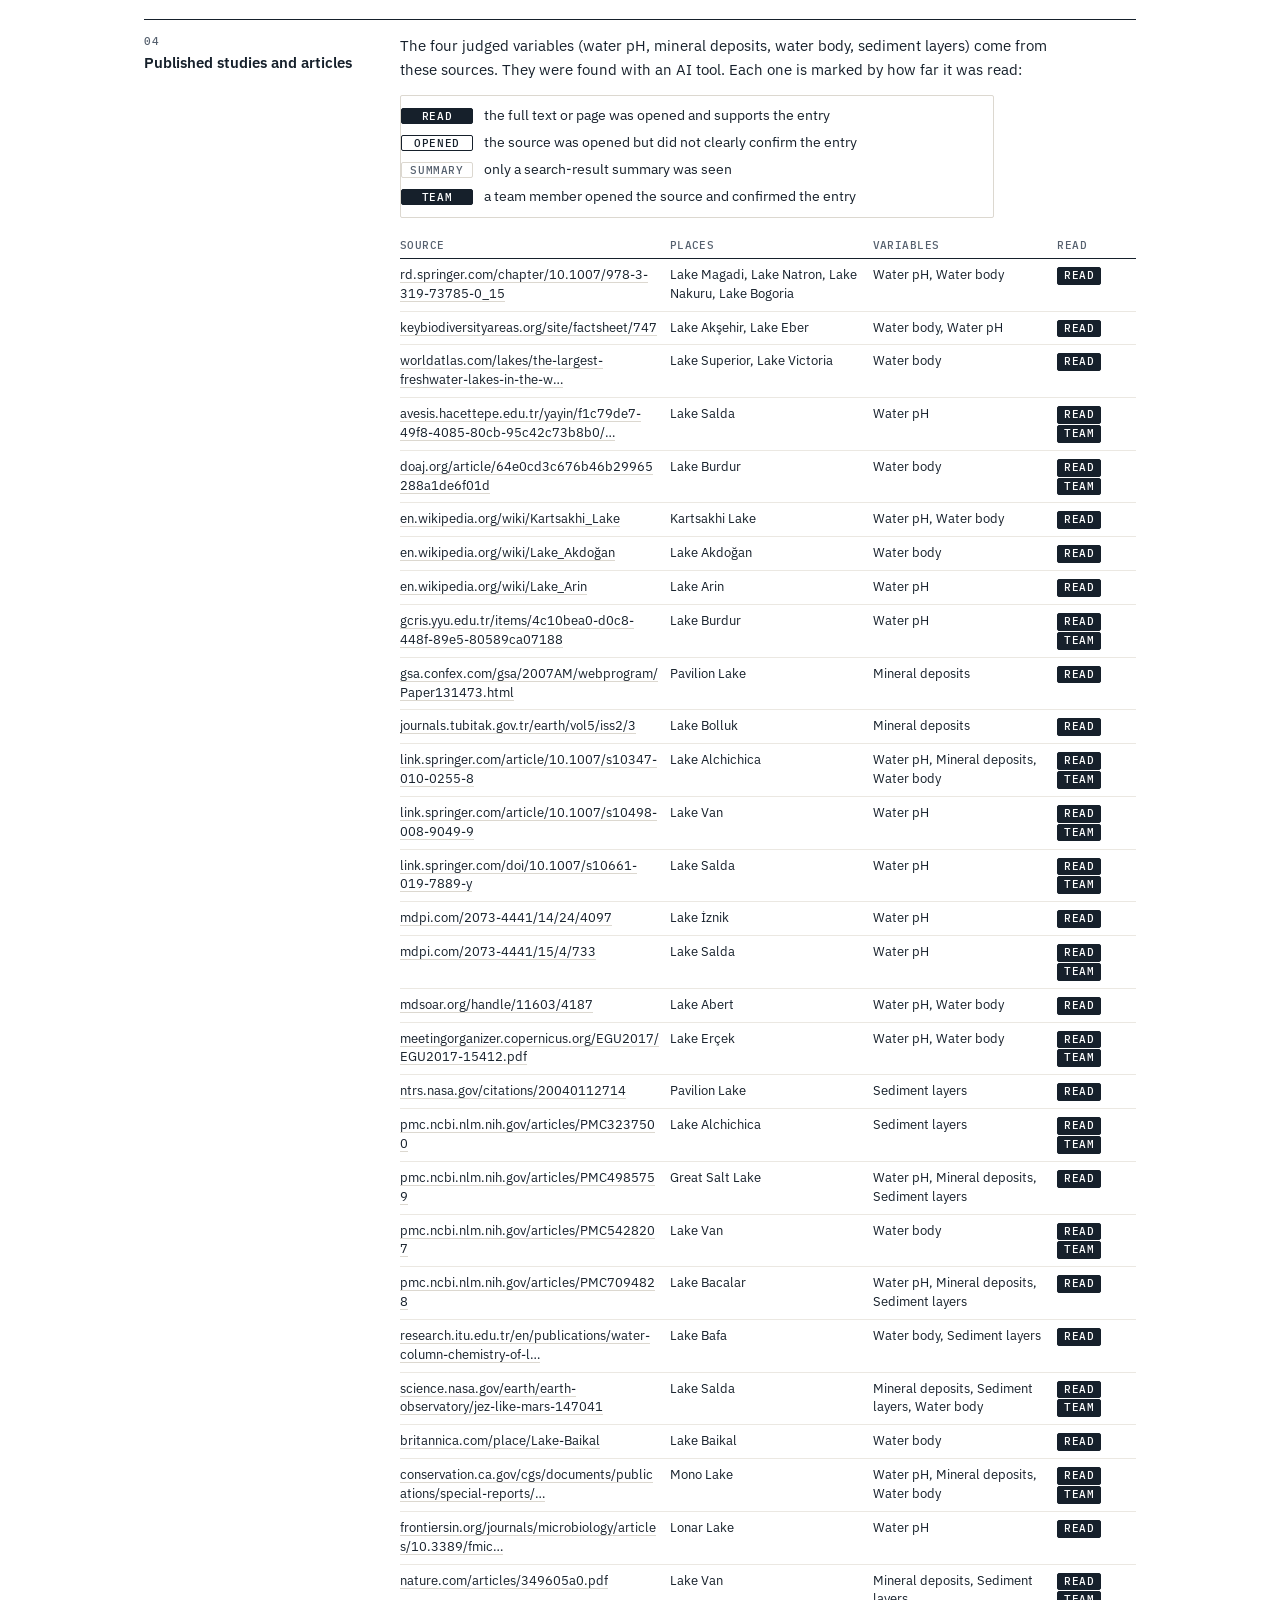
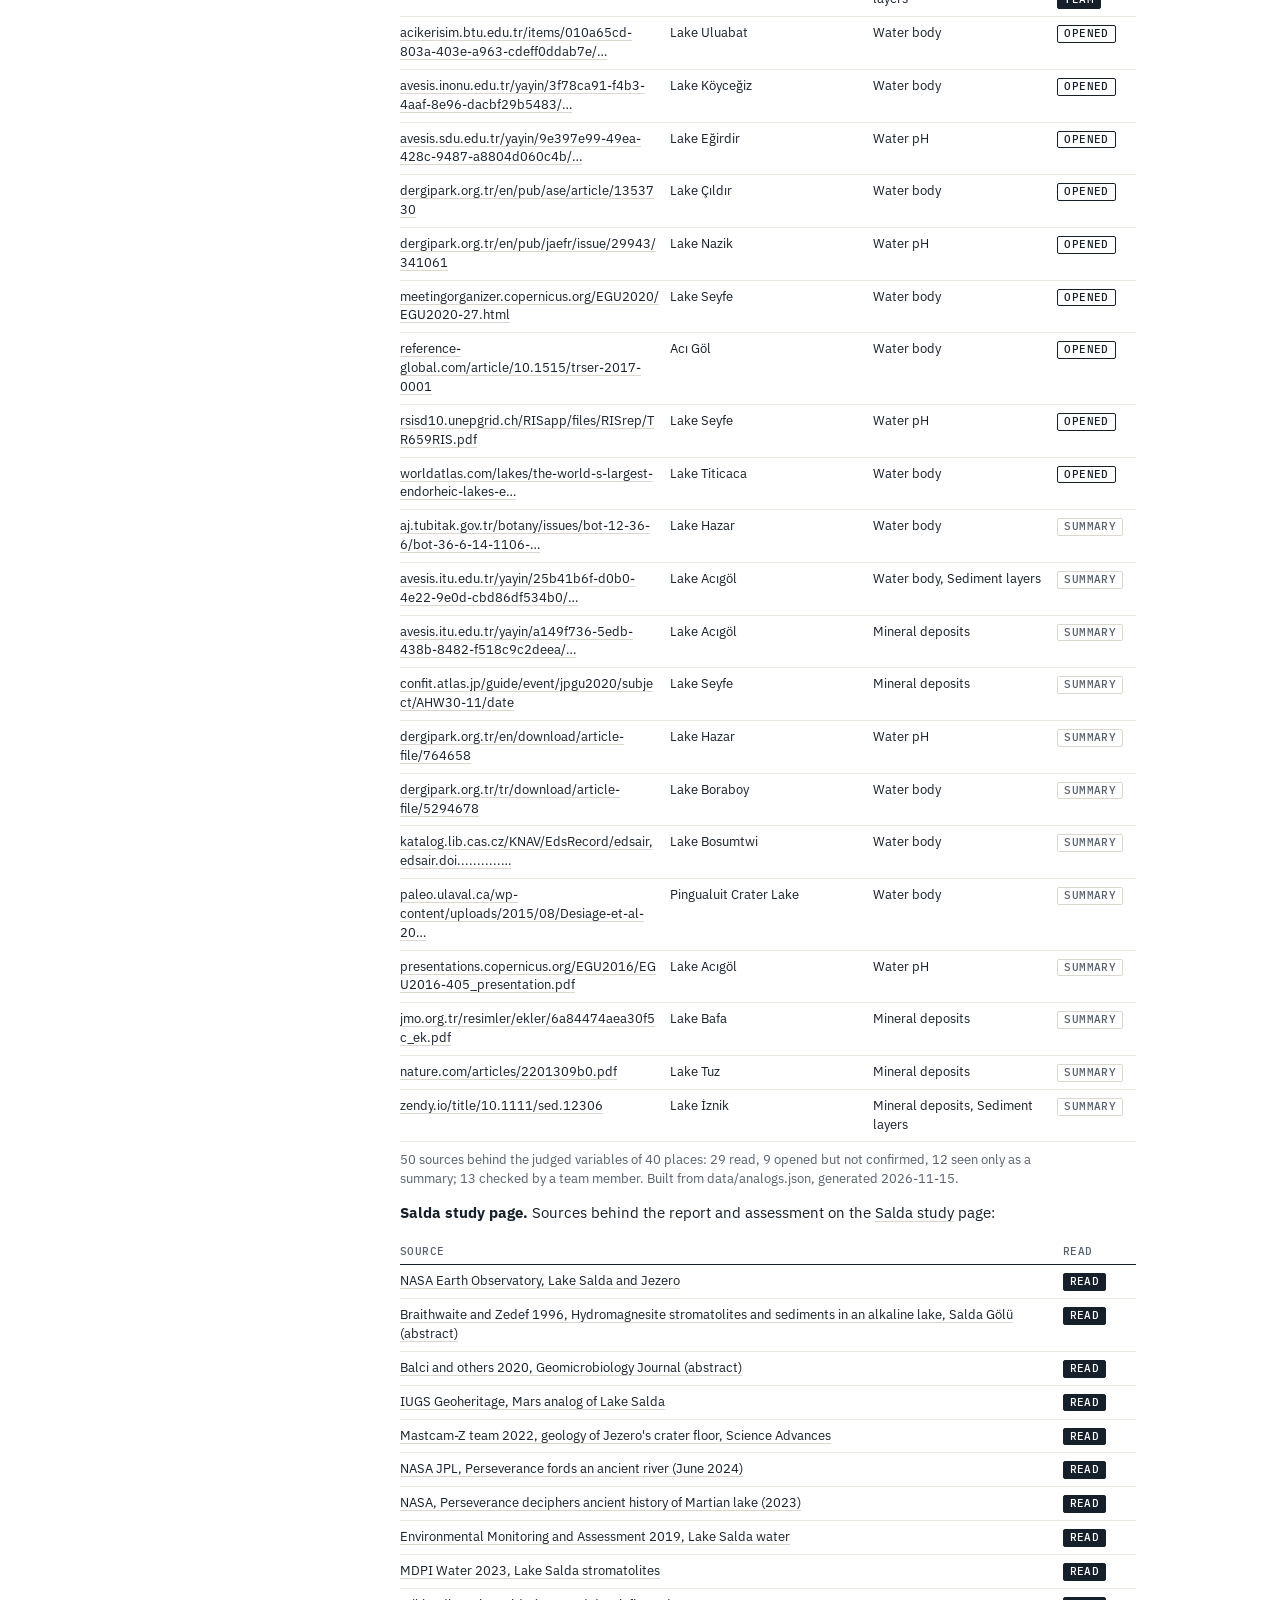
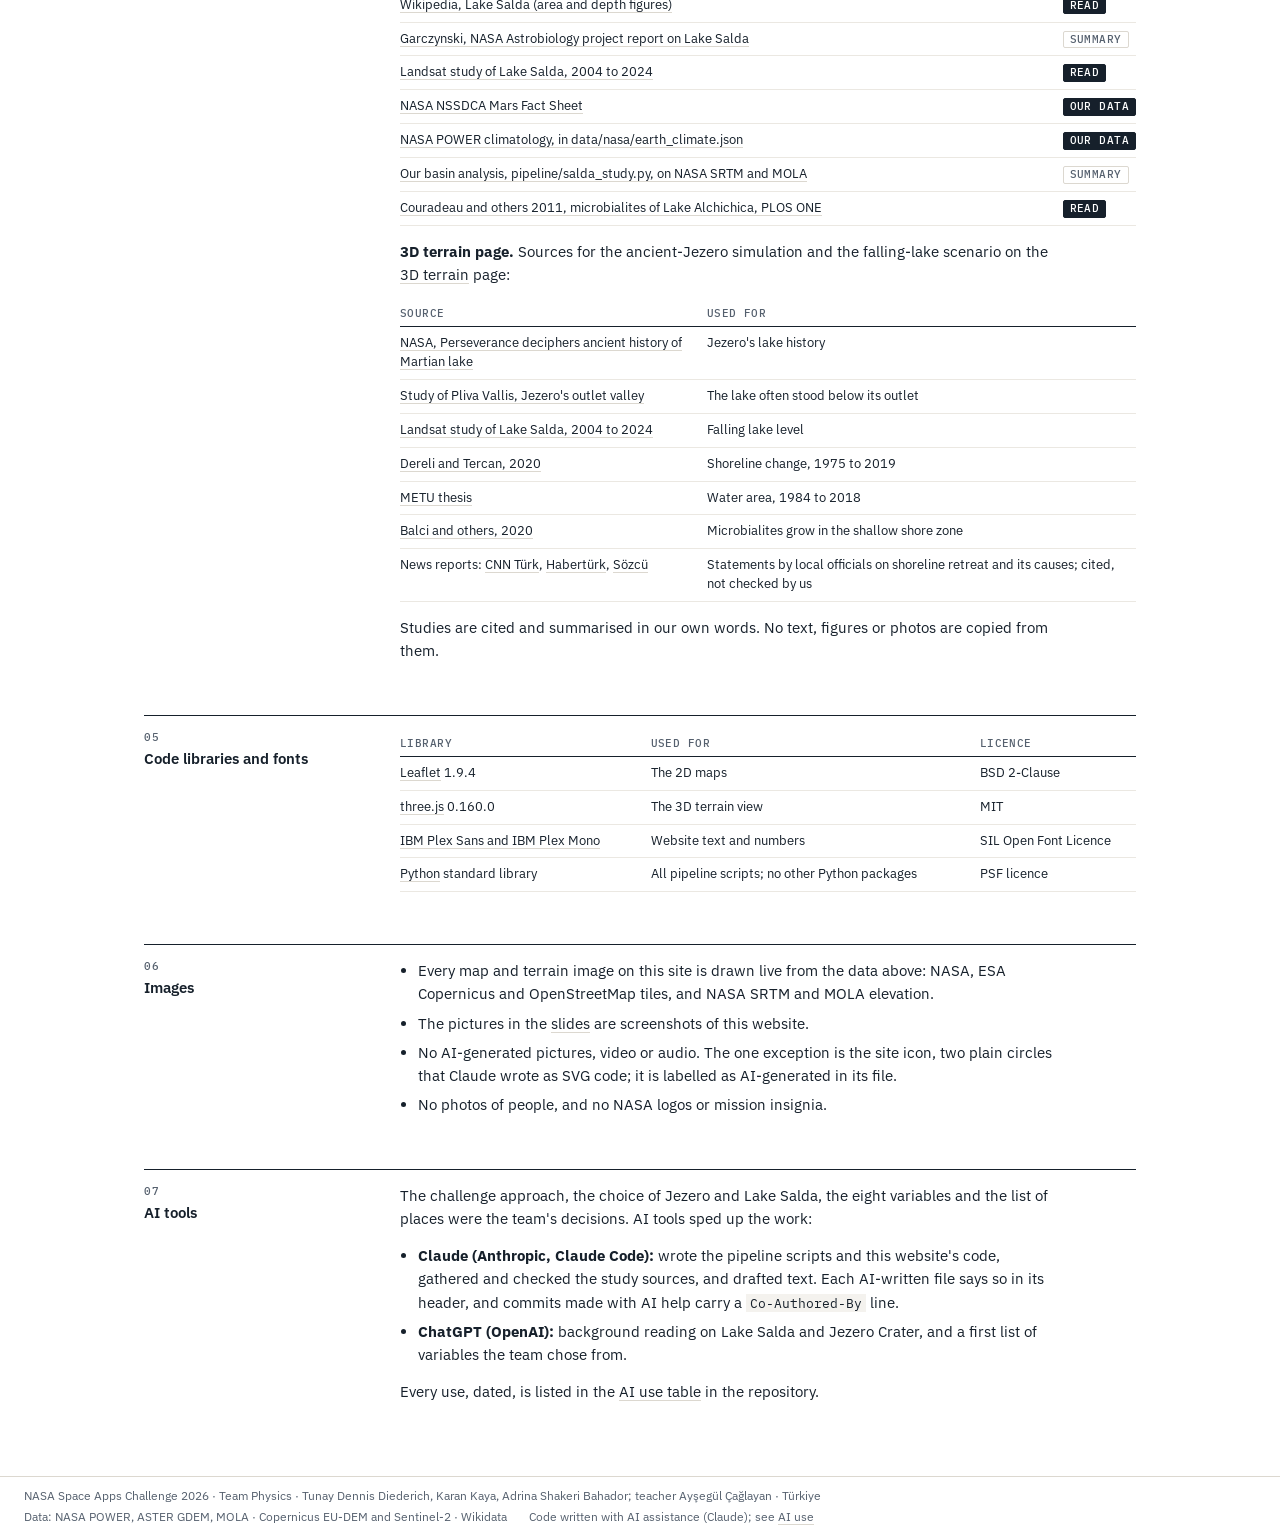
<file: web/sources.html>
<!doctype html>
<!--
  Twin Shores: sources and credits.
  AI-generated: written by Claude (Anthropic, Claude Code) on 2026-11-15 at the
  team's request. The study list is filled by map/sources.js from data/analogs.json
  and data/salda_report.json; the other tables list what the pipeline and the
  website load.
-->
<html lang="en">
<head>
<meta charset="utf-8">
<meta name="viewport" content="width=device-width, initial-scale=1">
<title>Sources and credits · Twin Shores</title>
<meta name="description" content="Every dataset, library, study and image Twin Shores uses: NASA data, ESA Copernicus data, other open data, code libraries, published studies, and how AI tools were used.">
<meta property="og:image" content="https://2naydennis.github.io/Twin-Shores/demo/img/map.jpg">
<link rel="icon" href="favicon.svg" type="image/svg+xml">
<link rel="preconnect" href="https://fonts.googleapis.com">
<link rel="preconnect" href="https://fonts.gstatic.com" crossorigin>
<link rel="stylesheet" href="https://fonts.googleapis.com/css2?family=IBM+Plex+Mono:wght@400;500&family=IBM+Plex+Sans:wght@400;500;600&display=swap">
<link rel="stylesheet" href="map/style.css?v=1115c">
</head>
<body class="doc">
  <header class="top">
    <div class="brand">
      <h1>Twin Shores</h1>
      <span>Earth analogs for Jezero Crater, Mars</span>
    </div>
    <nav aria-label="Pages">
      <a href="index.html">Map</a>
      <a href="salda.html">Lake Salda</a>
      <a href="study.html">Salda study</a>
      <a href="method.html">Method and results</a>
      <a href="rover.html">3D terrain</a>
      <a href="sources.html" aria-current="page">Sources</a>
      <a href="../demo/slides.pdf">Slides</a>
      <a href="https://github.com/2naydennis/Twin-Shores">Code and data</a>
    </nav>
  </header>

  <main>
    <div class="lede">
      <div class="eyebrow">Sources and credits</div>
      <h2>Every dataset, library, study and image this project uses</h2>
      <p>Eight NASA datasets and services supply the measured numbers and the terrain. ESA's Copernicus programme supplies a second elevation model and the satellite map. Published studies supply the water, mineral and sediment evidence, each linked below with how closely it was read.</p>
      <div class="stats" id="source-stats"></div>
    </div>

    <section id="nasa">
      <h3><small>01</small>NASA data</h3>
      <div class="body">
        <table class="src">
          <thead><tr><th>Dataset or service</th><th>What we used it for</th><th>Link</th></tr></thead>
          <tbody>
            <tr><td><b>NASA POWER</b> climatology API, NASA Langley Research Center</td><td>Annual mean temperature (T2M), surface pressure (PS) and evaporation (EVLAND) for every Earth place; Lake Salda's climate</td><td><a href="https://power.larc.nasa.gov/">power.larc.nasa.gov</a></td></tr>
            <tr><td><b>ASTER Global Digital Elevation Model</b>, NASA and Japan's METI</td><td>Terrain slope at each Earth place, read through the OpenTopoData API</td><td><a href="https://www.earthdata.nasa.gov/data/instruments/aster">earthdata.nasa.gov</a></td></tr>
            <tr><td><b>Mars Global Surveyor MOLA MEGDR</b>, products MEGT90N000EB and MEGT44N000HB, NASA PDS Geosciences Node</td><td>Jezero Crater elevation, slope and terrain profile; the Jezero terrain in the 3D view</td><td><a href="https://pds-geosciences.wustl.edu/missions/mgs/megdr.html">pds-geosciences.wustl.edu</a></td></tr>
            <tr><td><b>SRTM 1 arc second</b>, tiles N37E029 and N38E043</td><td>Terrain of Lake Salda and Lake Van in the 3D view and the Salda study; tiles taken from AWS Terrain Tiles, which redistributes SRTM</td><td><a href="https://www.earthdata.nasa.gov/data/catalog/lpcloud-srtmgl1-003">earthdata.nasa.gov</a></td></tr>
            <tr><td><b>NSSDCA Mars Fact Sheet</b>, NASA Goddard</td><td>Mars temperature and surface pressure used as the Jezero values</td><td><a href="https://nssdc.gsfc.nasa.gov/planetary/factsheet/marsfact.html">nssdc.gsfc.nasa.gov</a></td></tr>
            <tr><td><b>NASA Planetary Analog Explorer</b></td><td>The known Earth analogs used to test the ranking, Lake Salda among them</td><td><a href="https://science.nasa.gov/solar-system/analog-explorer/">science.nasa.gov</a></td></tr>
            <tr><td><b>NASA Mars Trek</b> map tiles: MGS MOLA colour shaded relief, MRO CTX mosaic of Jezero</td><td>The Jezero map on the Lake Salda page</td><td><a href="https://trek.nasa.gov/mars/">trek.nasa.gov</a></td></tr>
            <tr><td><b>NASA GIBS</b> Blue Marble, and <b>NASA Worldview</b></td><td>Optional base map on the map page; "Open in NASA Worldview" link for each place</td><td><a href="https://worldview.earthdata.nasa.gov/">worldview.earthdata.nasa.gov</a></td></tr>
          </tbody>
        </table>
        <p>The pipeline scripts that fetch this data are in the <a href="https://github.com/2naydennis/Twin-Shores/tree/main/pipeline">repository</a>; the fetched files are in <code>data/nasa/</code>.</p>
      </div>
    </section>

    <section id="partners">
      <h3><small>02</small>Partner space agency data</h3>
      <div class="body">
        <table class="src">
          <thead><tr><th>Dataset</th><th>What we used it for</th><th>Licence</th></tr></thead>
          <tbody>
            <tr><td><b>EU-DEM v1.1</b>, Copernicus Land Monitoring Service (European Union and ESA)</td><td>Second elevation model: slope measured again at the lakes in Türkiye to check the ASTER values</td><td>Free and open, attribution to Copernicus</td></tr>
            <tr><td><b>Sentinel-2 cloudless 2020</b> by <a href="https://s2maps.eu/">EOX</a>, contains modified Copernicus Sentinel data</td><td>Default satellite background of the map and the Lake Salda page</td><td>CC BY-NC-SA 4.0</td></tr>
          </tbody>
        </table>
      </div>
    </section>

    <section id="other-data">
      <h3><small>03</small>Other data and services</h3>
      <div class="body">
        <table class="src">
          <thead><tr><th>Source</th><th>What we used it for</th><th>Licence</th></tr></thead>
          <tbody>
            <tr><td><a href="https://www.wikidata.org/">Wikidata</a></td><td>List of natural lakes in Türkiye; coordinates of lakes in other countries; nearby airports and towns</td><td>CC0</td></tr>
            <tr><td><a href="https://www.opentopodata.org/">OpenTopoData</a> API</td><td>Serves the ASTER GDEM and EU-DEM elevation points</td><td>Free public API</td></tr>
            <tr><td><a href="https://registry.opendata.aws/terrain-tiles/">AWS Terrain Tiles</a></td><td>Download of the NASA SRTM tiles without a login</td><td>Open data</td></tr>
            <tr><td><a href="https://www.openstreetmap.org/copyright">OpenStreetMap</a></td><td>Street base map, one of the map's layer options</td><td>ODbL, © OpenStreetMap contributors</td></tr>
          </tbody>
        </table>
      </div>
    </section>

    <section id="studies">
      <h3><small>04</small>Published studies and articles</h3>
      <div class="body">
        <p>The four judged variables (water pH, mineral deposits, water body, sediment layers) come from these sources. They were found with an AI tool. Each one is marked by how far it was read:</p>
        <ul class="legend">
          <li><b class="tag read">read</b> the full text or page was opened and supports the entry</li>
          <li><b class="tag opened">opened</b> the source was opened but did not clearly confirm the entry</li>
          <li><b class="tag summary">summary</b> only a search-result summary was seen</li>
          <li><b class="tag read">team</b> a team member opened the source and confirmed the entry</li>
        </ul>
        <figure>
          <table id="study-table" class="src"></table>
          <figcaption id="study-caption">Loading…</figcaption>
        </figure>
        <p><b>Salda study page.</b> Sources behind the report and assessment on the <a href="study.html">Salda study</a> page:</p>
        <table id="report-table" class="src"></table>
        <p><b>3D terrain page.</b> Sources for the ancient-Jezero simulation and the falling-lake scenario on the <a href="rover.html">3D terrain</a> page:</p>
        <table class="src">
          <thead><tr><th>Source</th><th>Used for</th></tr></thead>
          <tbody>
            <tr><td><a href="https://www.nasa.gov/missions/mars-2020-perseverance/perseverance-rover/nasas-perseverance-rover-deciphers-ancient-history-of-martian-lake">NASA, Perseverance deciphers ancient history of Martian lake</a></td><td>Jezero's lake history</td></tr>
            <tr><td><a href="https://knowledge.uchicago.edu/record/15248/files/Sporadic-Fluvial-Regime-of-Pliva-Vallis-the-Outlet-Valley-of-Jezero-Crater-Lake-Mars.pdf">Study of Pliva Vallis, Jezero's outlet valley</a></td><td>The lake often stood below its outlet</td></tr>
            <tr><td><a href="https://dergipark.org.tr/en/pub/ejar/article/1731381">Landsat study of Lake Salda, 2004 to 2024</a></td><td>Falling lake level</td></tr>
            <tr><td><a href="https://link.springer.com/10.1007/s12145-020-00460-x">Dereli and Tercan, 2020</a></td><td>Shoreline change, 1975 to 2019</td></tr>
            <tr><td><a href="https://open.metu.edu.tr/bitstream/handle/11511/43519/index.pdf">METU thesis</a></td><td>Water area, 1984 to 2018</td></tr>
            <tr><td><a href="https://research.itu.edu.tr/en/publications/biotic-and-abiotic-imprints-on-mg-rich-stromatolites-lessons-from/">Balci and others, 2020</a></td><td>Microbialites grow in the shallow shore zone</td></tr>
            <tr><td>News reports: <a href="https://cnnturk.com/turkiye/salda-golu-10-yilda-30-metre-cekildi-1599404">CNN Türk</a>, <a href="https://www.haberturk.com/salda-da-kuraklik-alarmi-3-ayda-20-metre-3738340">Habertürk</a>, <a href="https://www.sozcu.com.tr/suyu-cekilen-salda-icin-kaybedebiliriz-uyarisi-p248439">Sözcü</a></td><td>Statements by local officials on shoreline retreat and its causes; cited, not checked by us</td></tr>
          </tbody>
        </table>
        <p>Studies are cited and summarised in our own words. No text, figures or photos are copied from them.</p>
      </div>
    </section>

    <section id="code">
      <h3><small>05</small>Code libraries and fonts</h3>
      <div class="body">
        <table class="src">
          <thead><tr><th>Library</th><th>Used for</th><th>Licence</th></tr></thead>
          <tbody>
            <tr><td><a href="https://leafletjs.com/">Leaflet</a> 1.9.4</td><td>The 2D maps</td><td>BSD 2-Clause</td></tr>
            <tr><td><a href="https://threejs.org/">three.js</a> 0.160.0</td><td>The 3D terrain view</td><td>MIT</td></tr>
            <tr><td><a href="https://fonts.google.com/specimen/IBM+Plex+Sans">IBM Plex Sans and IBM Plex Mono</a></td><td>Website text and numbers</td><td>SIL Open Font Licence</td></tr>
            <tr><td><a href="https://www.python.org/">Python</a> standard library</td><td>All pipeline scripts; no other Python packages</td><td>PSF licence</td></tr>
          </tbody>
        </table>
      </div>
    </section>

    <section id="images">
      <h3><small>06</small>Images</h3>
      <div class="body">
        <ul>
          <li>Every map and terrain image on this site is drawn live from the data above: NASA, ESA Copernicus and OpenStreetMap tiles, and NASA SRTM and MOLA elevation.</li>
          <li>The pictures in the <a href="../demo/slides.pdf">slides</a> are screenshots of this website.</li>
          <li>No AI-generated pictures, video or audio. The one exception is the site icon, two plain circles that Claude wrote as SVG code; it is labelled as AI-generated in its file.</li>
          <li>No photos of people, and no NASA logos or mission insignia.</li>
        </ul>
      </div>
    </section>

    <section id="ai">
      <h3><small>07</small>AI tools</h3>
      <div class="body">
        <p>The challenge approach, the choice of Jezero and Lake Salda, the eight variables and the list of places were the team's decisions. AI tools sped up the work:</p>
        <ul>
          <li><b>Claude (Anthropic, Claude Code):</b> wrote the pipeline scripts and this website's code, gathered and checked the study sources, and drafted text. Each AI-written file says so in its header, and commits made with AI help carry a <code>Co-Authored-By</code> line.</li>
          <li><b>ChatGPT (OpenAI):</b> background reading on Lake Salda and Jezero Crater, and a first list of variables the team chose from.</li>
        </ul>
        <p>Every use, dated, is listed in the <a href="https://github.com/2naydennis/Twin-Shores#ai-use">AI use table</a> in the repository.</p>
      </div>
    </section>
  </main>

  <footer class="foot">
    <span>NASA Space Apps Challenge 2026 · Team Physics · Tunay Dennis Diederich, Karan Kaya, Adrina Shakeri Bahador; teacher Ayşegül Çağlayan · Türkiye</span>
    <span>Data: NASA POWER, ASTER GDEM, MOLA · Copernicus EU-DEM and Sentinel-2 · Wikidata</span>
    <span>Code written with AI assistance (Claude); see <a href="https://github.com/2naydennis/Twin-Shores#ai-use">AI use</a></span>
  </footer>

  <script type="module" src="map/sources.js?v=1115e"></script>
</body>
</html>
</file>
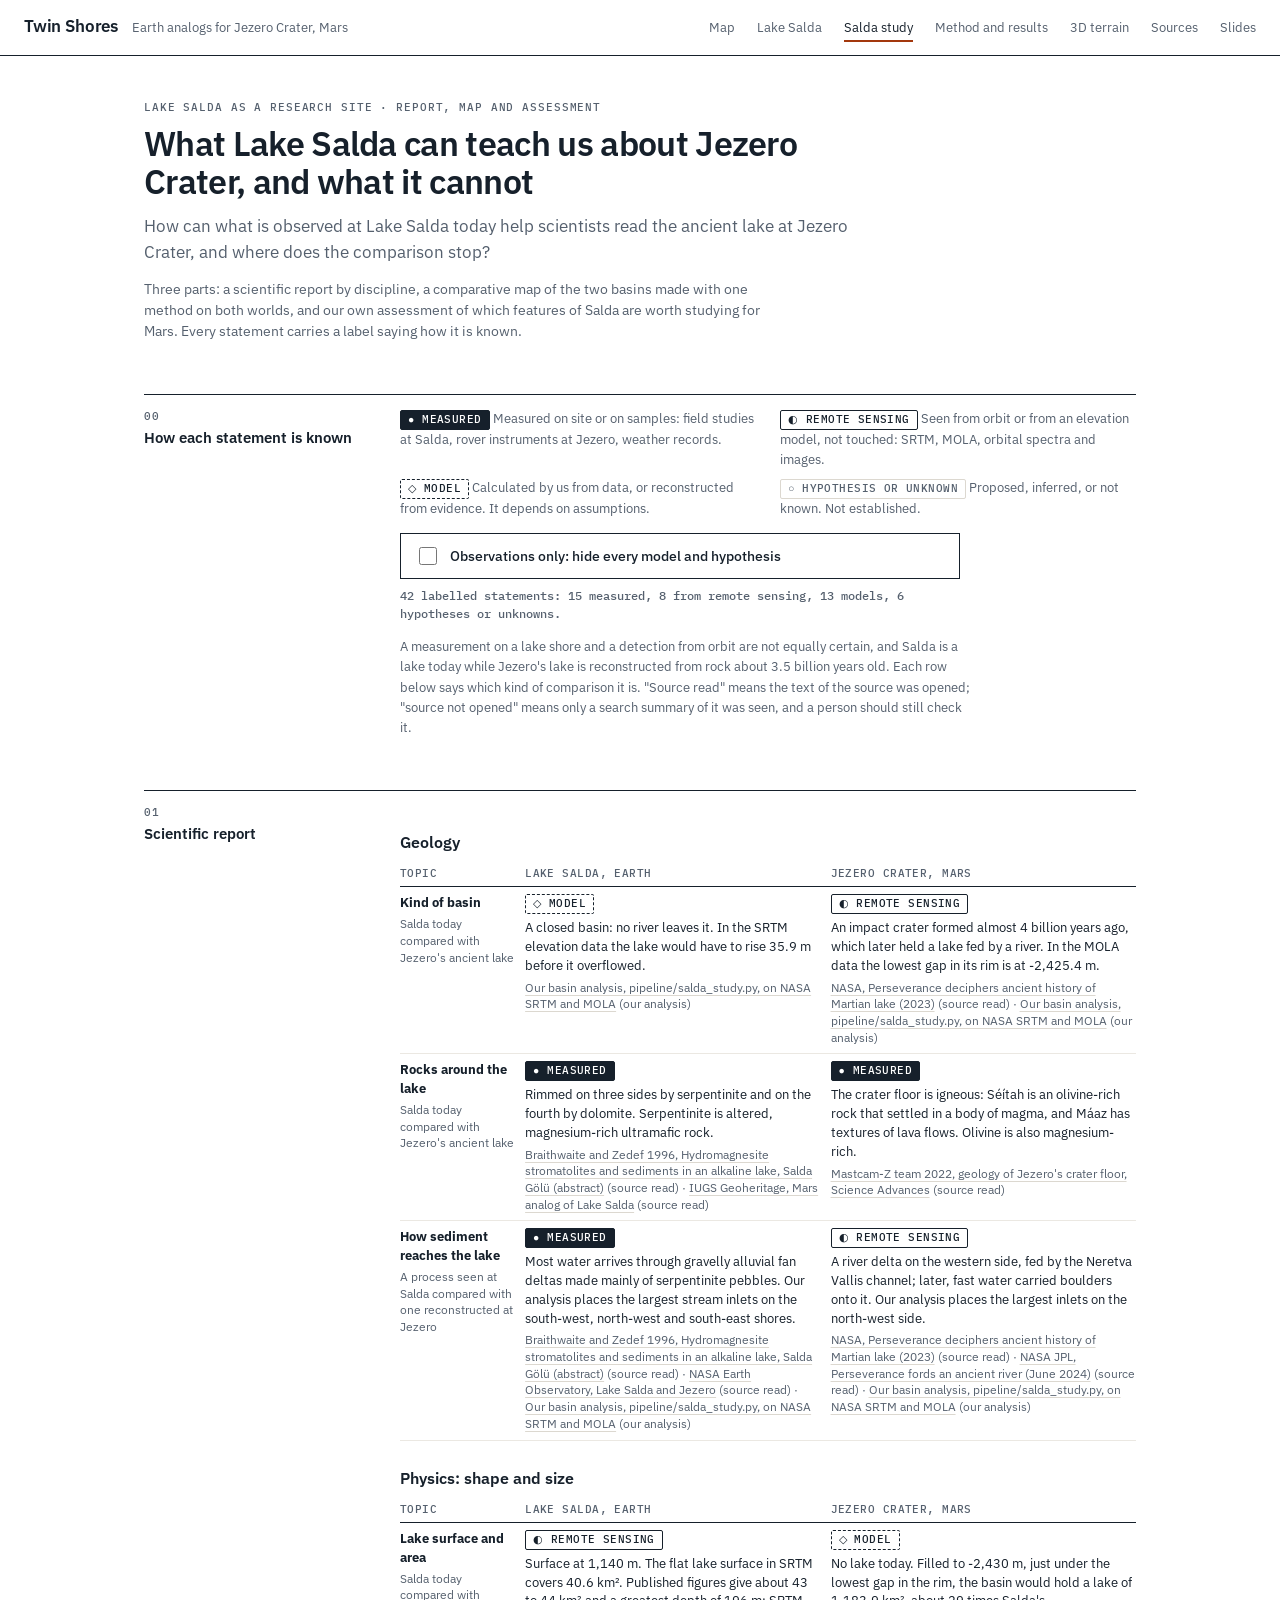
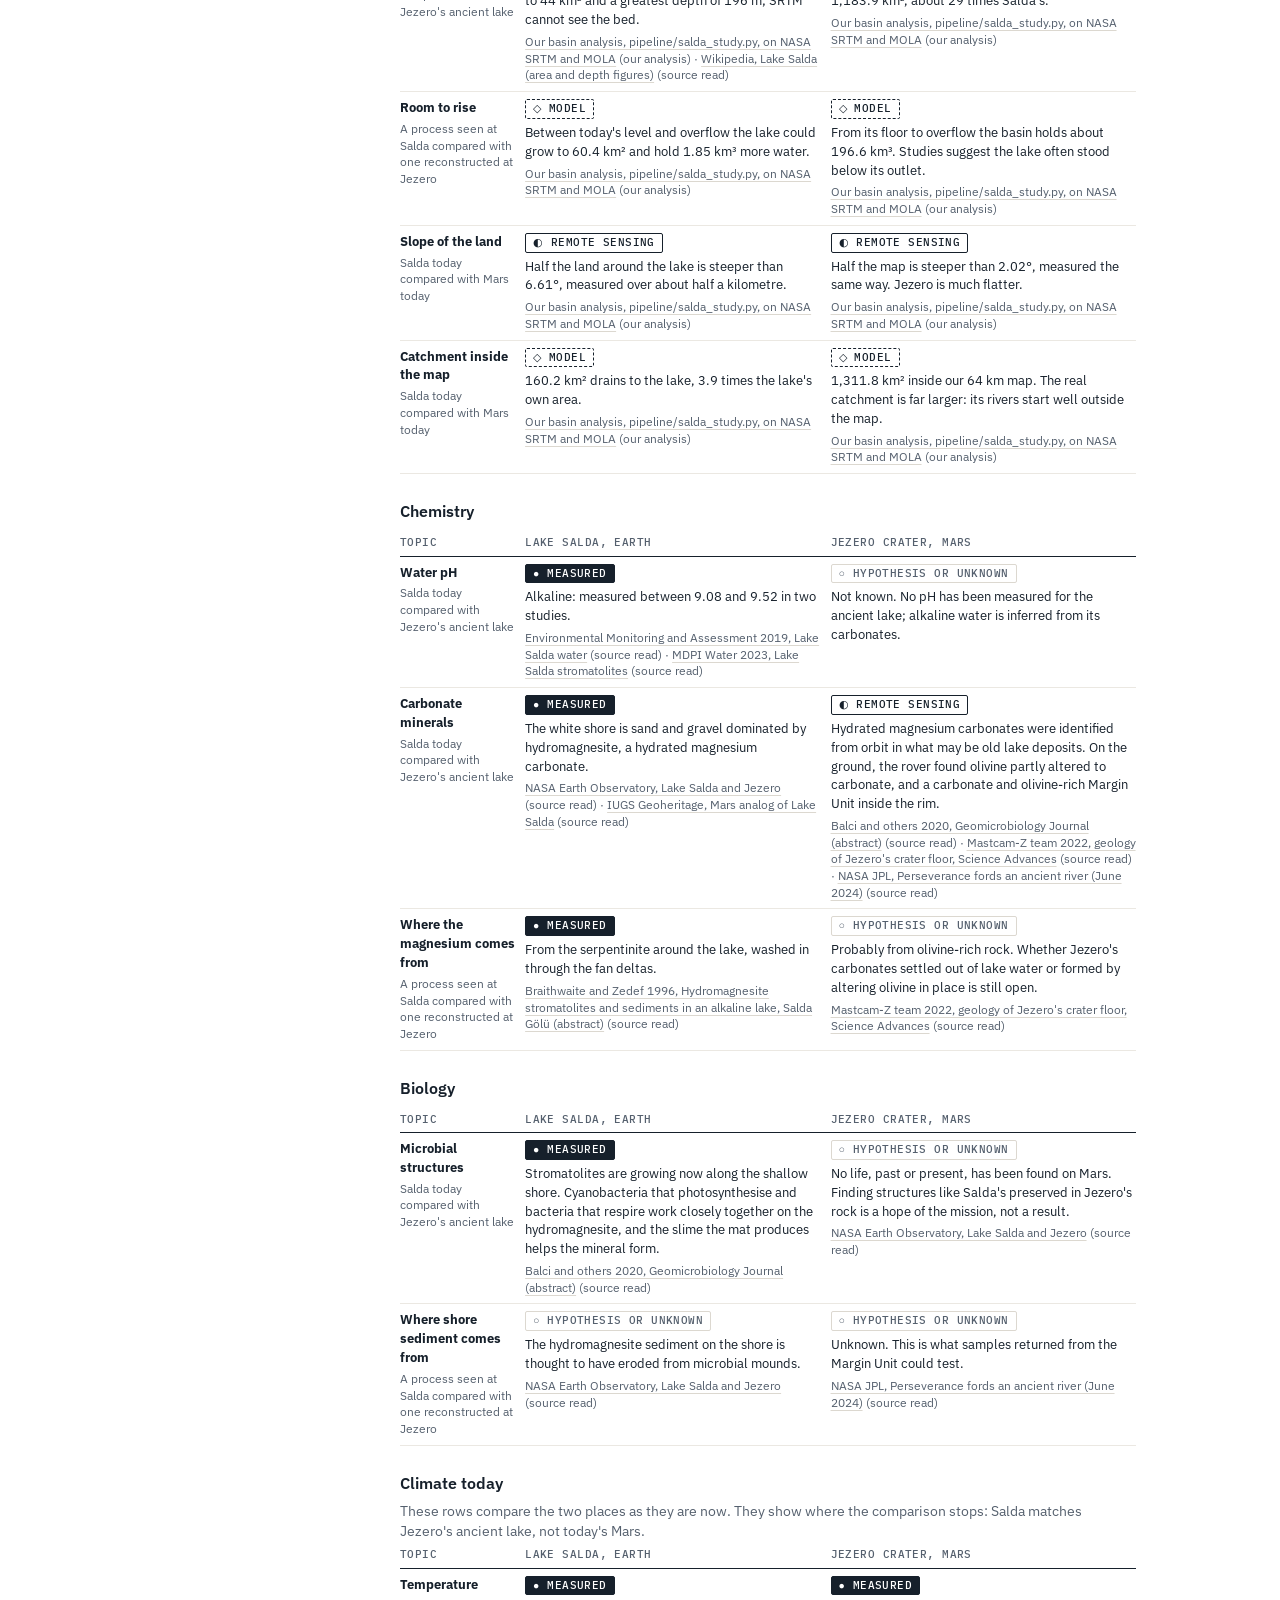
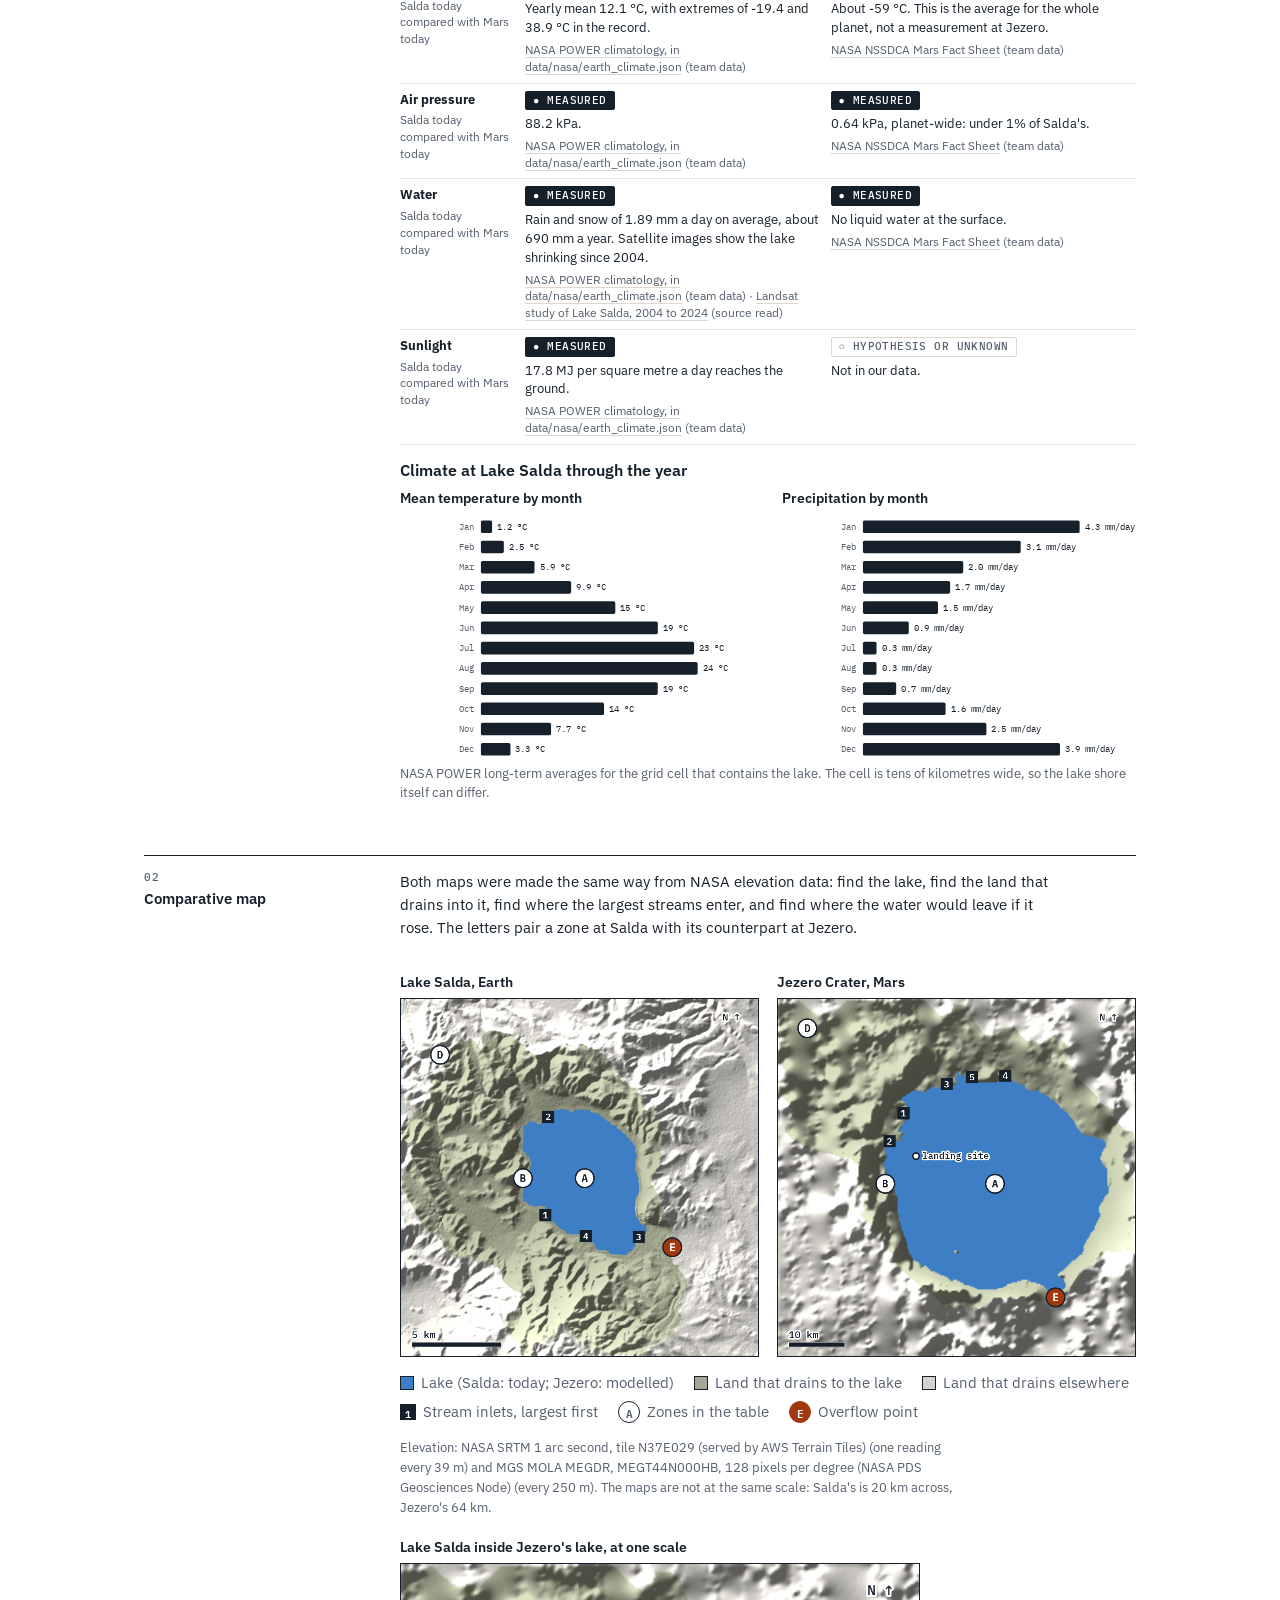
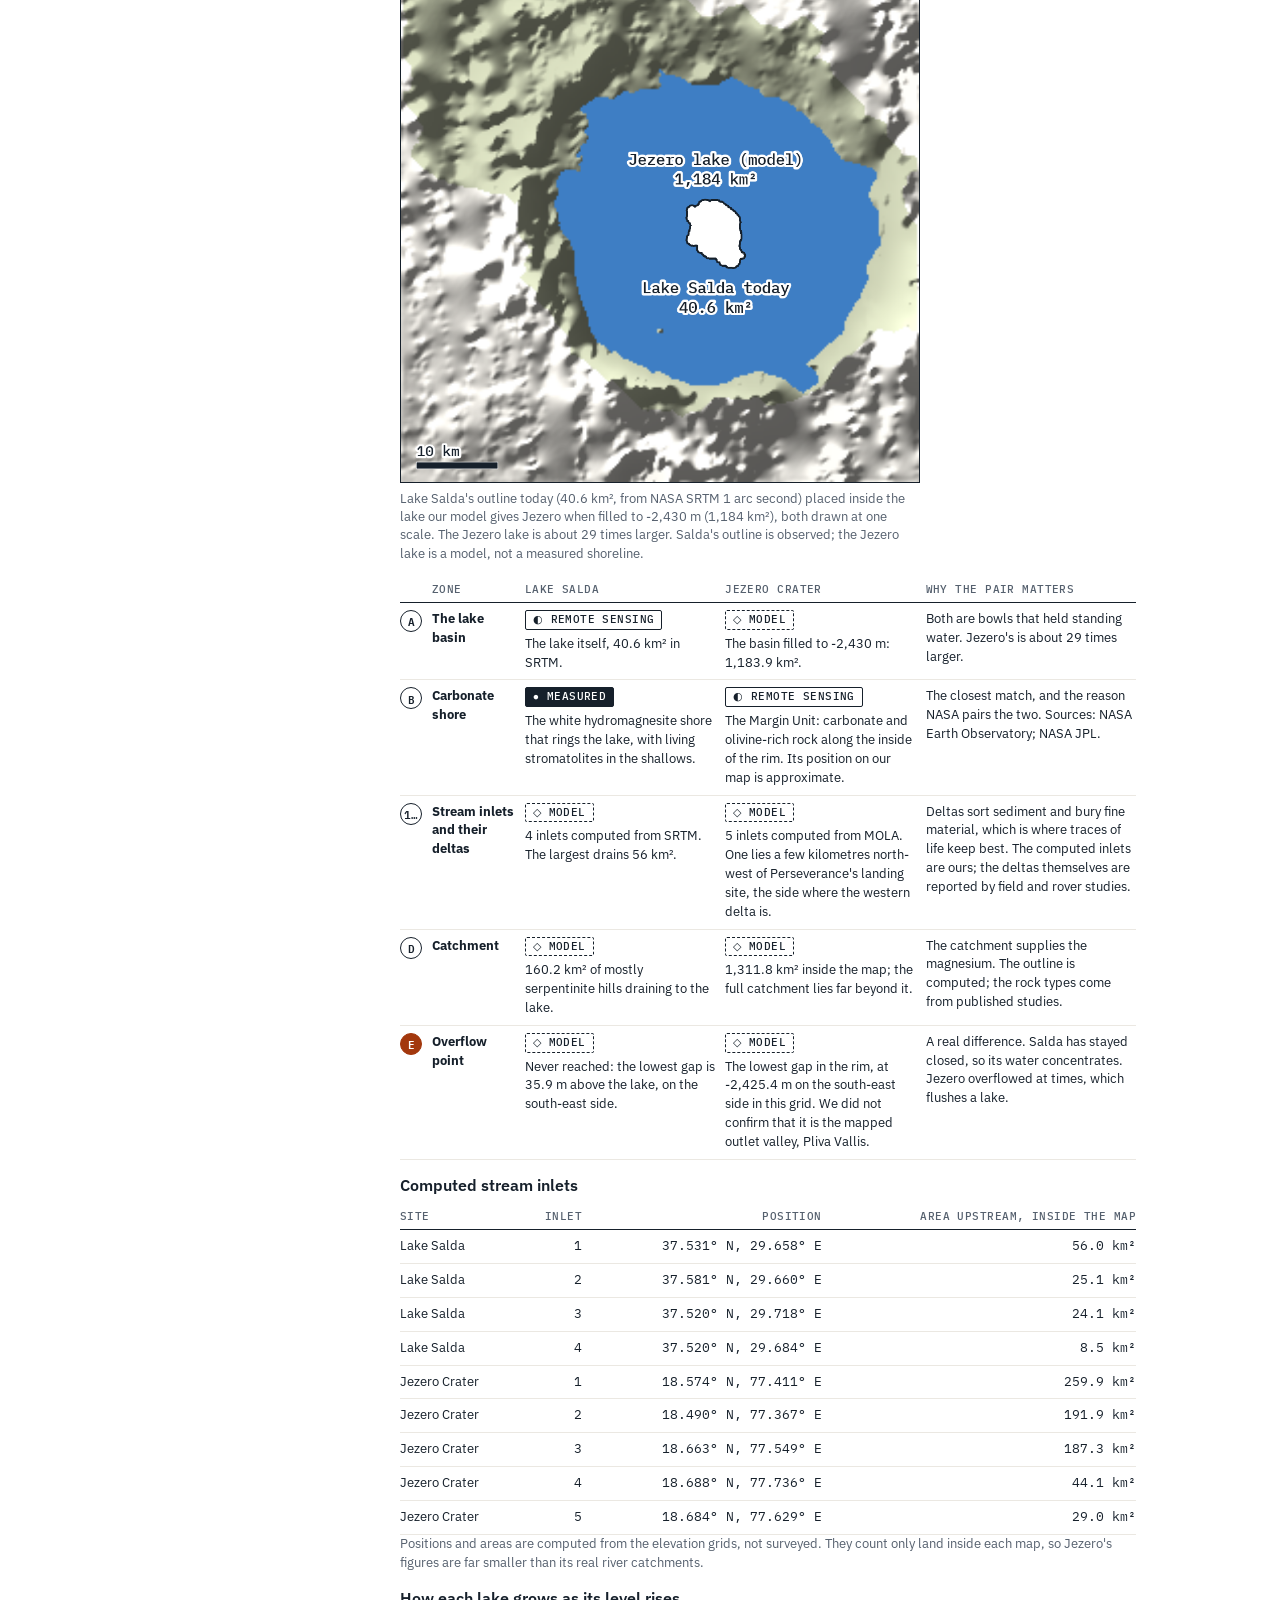
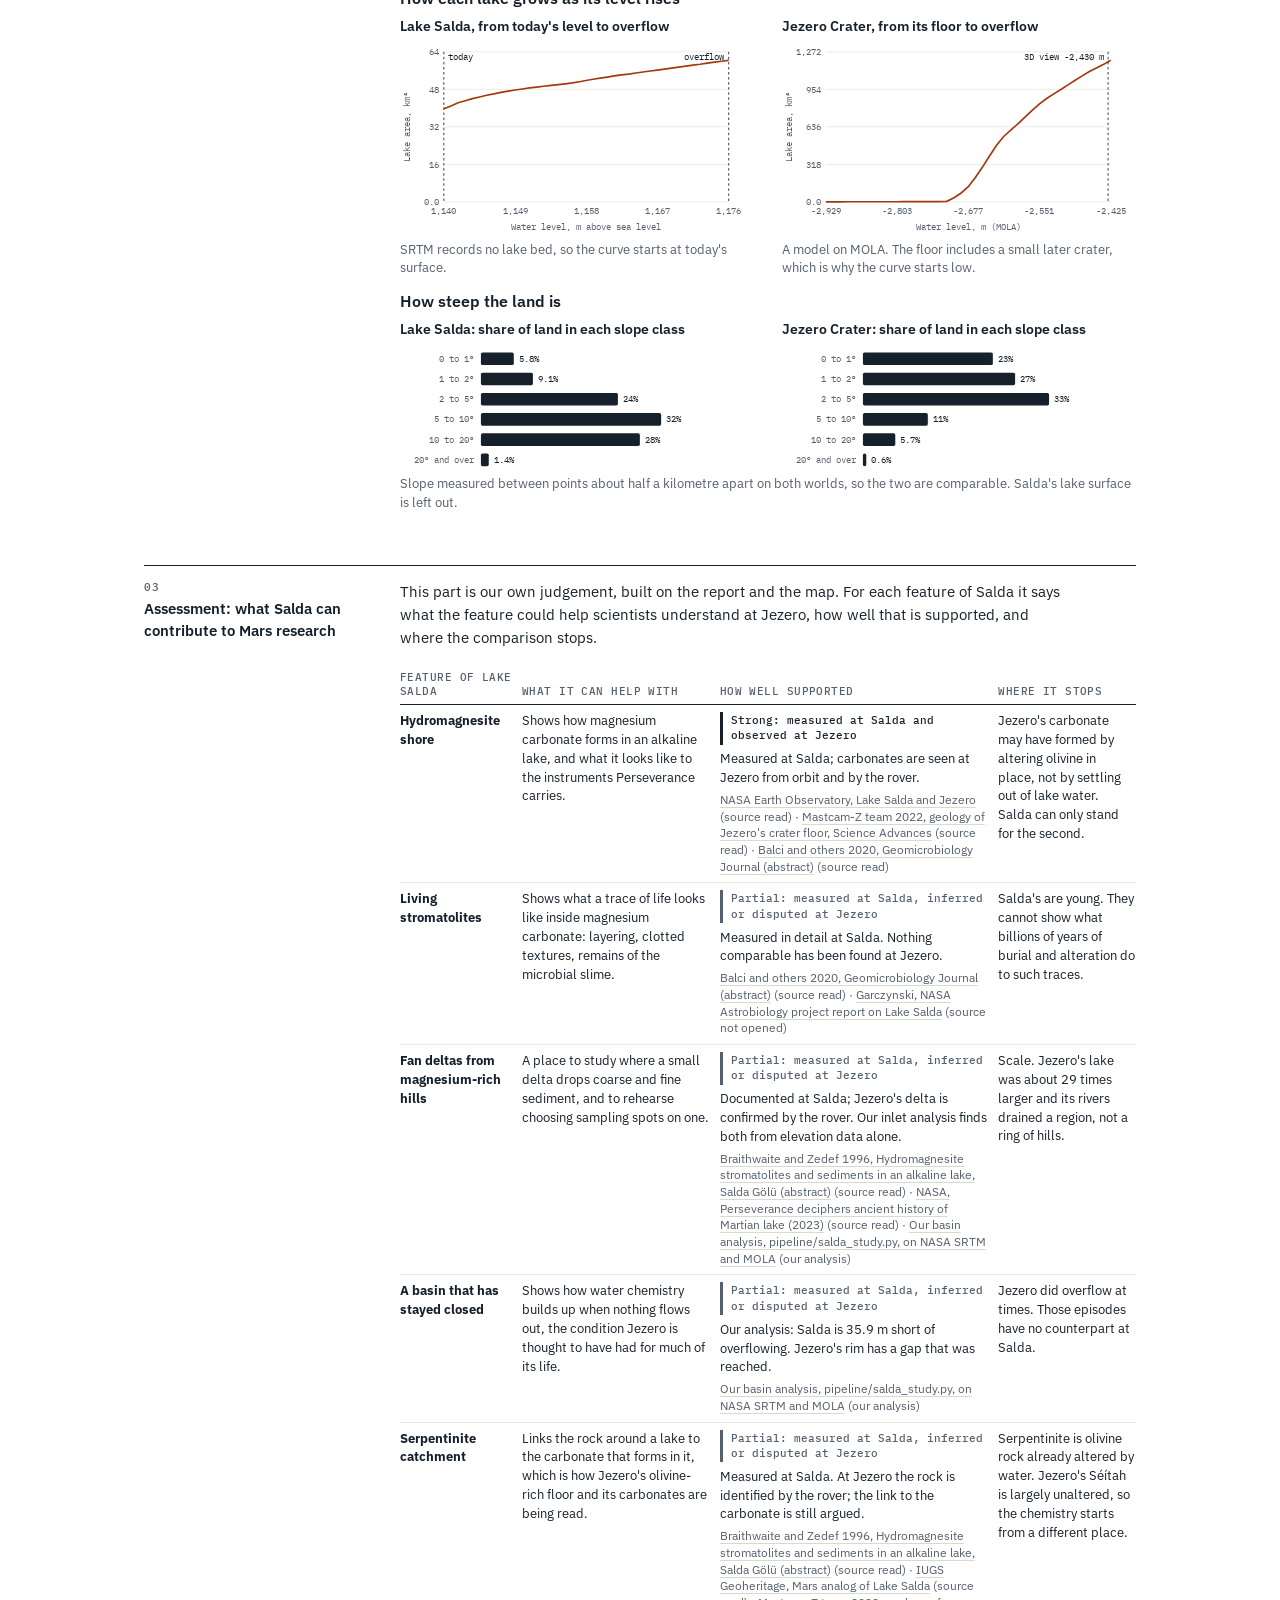
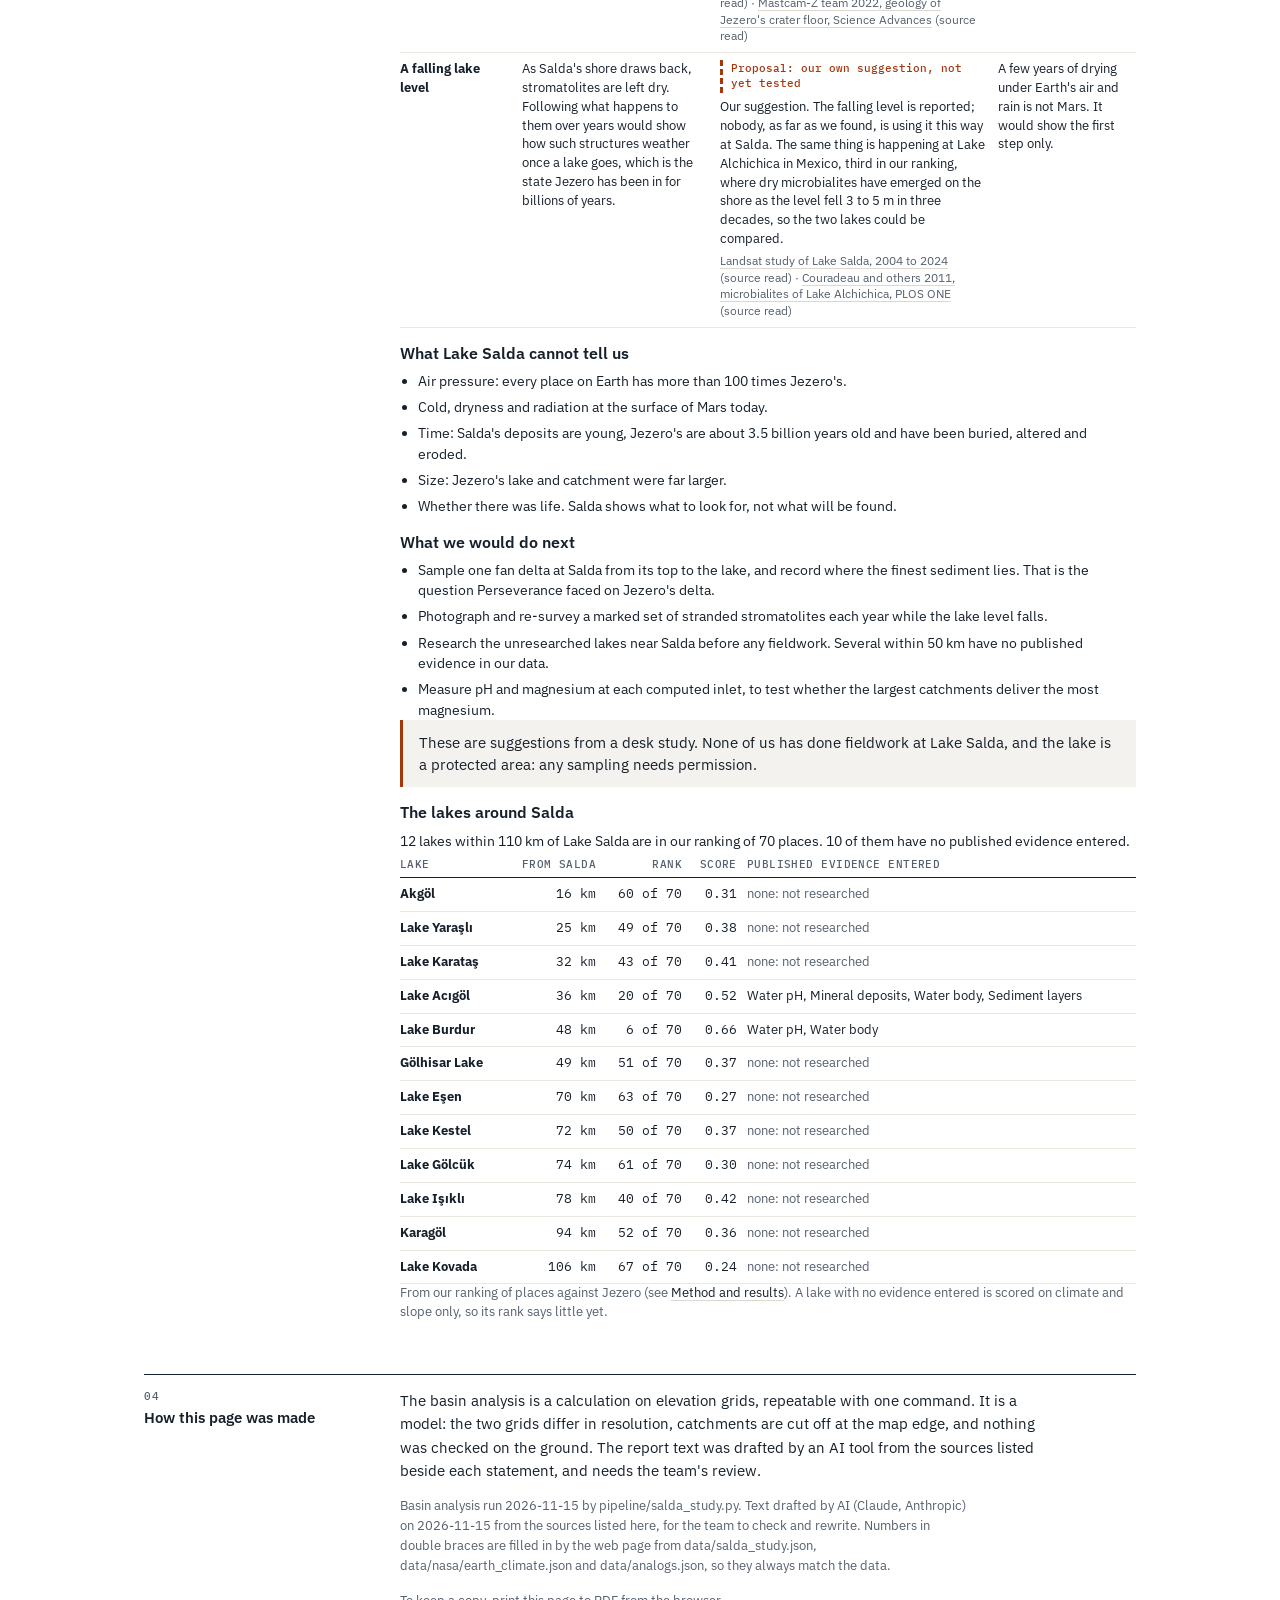
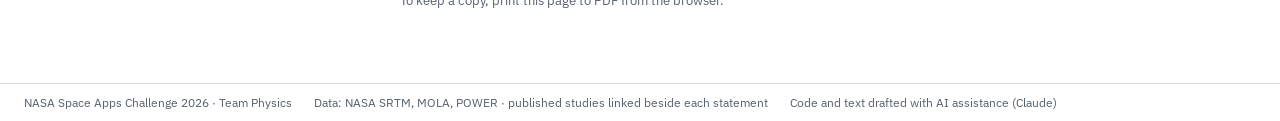
<file: web/study.html>
<!doctype html>
<!--
  Lake Salda study: a scientific report, a comparative map and an assessment.
  AI-generated: written by Claude (Anthropic, Claude Code) on 2026-11-15, in
  answer to the team teacher's request for these three outputs. The text is in
  data/salda_report.json and the analysis in data/salda_study.json; both are AI
  drafts for the team to check.
-->
<html lang="en">
<head>
<meta charset="utf-8">
<meta name="viewport" content="width=device-width, initial-scale=1">
<title>Lake Salda study · Twin Shores</title>
<meta name="description" content="Lake Salda as a research site for Mars: a sourced scientific report, a comparative map of Salda and Jezero Crater, and an assessment of what Salda can and cannot contribute.">
<link rel="icon" href="favicon.svg" type="image/svg+xml">
<link rel="preconnect" href="https://fonts.googleapis.com">
<link rel="preconnect" href="https://fonts.gstatic.com" crossorigin>
<link rel="stylesheet" href="https://fonts.googleapis.com/css2?family=IBM+Plex+Mono:wght@400;500&family=IBM+Plex+Sans:wght@400;500;600&display=swap">
<link rel="stylesheet" href="map/style.css?v=1115c">
<style>
  .chip { display: inline-block; padding: 1px 7px; border: 1px solid var(--ink); border-radius: 2px; font: 500 10.5px/1.5 var(--mono);
    letter-spacing: .04em; text-transform: uppercase; white-space: nowrap; background: var(--surface); color: var(--ink); }
  .chip-measured { background: var(--ink); color: #fff; }
  .chip-model { border-style: dashed; }
  .chip-unknown { border-color: var(--rule); color: var(--ink-2); }
  #legend { list-style: none; padding: 0; display: grid; grid-template-columns: 1fr 1fr; gap: 8px 24px; font-size: 13px; color: var(--ink-2); max-width: none; }
  #legend li { margin: 0; }
  .block { margin-top: 26px; }
  .block h4 { font-size: 16px; font-weight: 600; margin: 0 0 6px; }
  table.report th:first-child, table.report td:first-child { width: 17%; }
  table.report th:nth-child(2), table.report td:nth-child(2) { width: 41.5%; }
  td p { margin: 5px 0 0; max-width: 40em; }
  .frame { display: block; margin-top: 3px; font-size: 11.5px; color: var(--ink-2); }
  .src { display: block; margin-top: 4px; font-size: 11.5px; color: var(--ink-2); }
  .src a { color: var(--ink-2); }
  .pair { display: grid; grid-template-columns: 1fr 1fr; gap: 18px; }
  .pair figure { margin: 0; }
  .pair h4 { font-size: 14px; font-weight: 600; margin-bottom: 6px; }
  .pair canvas { display: block; width: 100%; height: auto; border: 1px solid var(--ink); background: var(--paper); }
  .pair figcaption, .chart figcaption { font-size: 12.5px; color: var(--ink-2); margin-top: 6px; }
  .key { list-style: none; padding: 0 !important; display: flex; flex-wrap: wrap; gap: 6px 20px; font-size: 12.5px; color: var(--ink-2); max-width: none !important; }
  .key li { margin: 0 !important; display: flex; align-items: center; gap: 7px; }
  .swatch { width: 14px; height: 14px; border: 1px solid var(--ink); display: inline-block; }
  .letter { display: inline-grid; place-items: center; width: 22px; height: 22px; border: 1px solid var(--ink); border-radius: 50%; font: 600 11px var(--mono); background: #fff; }
  .letter-e { background: var(--accent); border-color: var(--accent); color: #fff; }
  .sq { display: inline-grid; place-items: center; width: 16px; height: 16px; background: var(--ink); color: #fff; font: 600 10px var(--mono); }
  .charts { display: grid; grid-template-columns: 1fr 1fr; gap: 22px 28px; }
  .chart { margin: 0; }
  .chart h4 { font-size: 14px; font-weight: 600; margin-bottom: 4px; }
  .chart svg { width: 100%; height: auto; display: block; }
  .chart text { font: 11px var(--mono); fill: var(--ink-2); }
  .chart .axis-title { font-size: 10.5px; }
  .chart .grid { stroke: var(--rule-soft); }
  .chart .line { fill: none; stroke: var(--accent); stroke-width: 2; }
  .chart .hit { fill: transparent; }
  .chart .hit:hover { fill: var(--accent); fill-opacity: .25; }
  .chart .mark { stroke: var(--ink); stroke-dasharray: 3 3; }
  .chart .mark-label { fill: var(--ink); }
  .chart .bar { fill: var(--ink); }
  .chart .bar:hover { fill: var(--accent); }
  .chart .value { fill: var(--ink); }
  .support { display: inline-block; font: 500 11px/1.4 var(--mono); padding: 1px 0 1px 8px; border-left: 3px solid var(--ink); }
  .support-partial { border-left-color: var(--ink-2); color: var(--ink-2); }
  .support-proposal { border-left: 3px dashed var(--accent); color: var(--accent); }
  .ask { background: var(--paper); border-left: 3px solid var(--accent); padding: 12px 16px; font-size: 15px; }
  /* Observations-only switch (added 2026-11-15 by Claude, AI) */
  .switch { display: flex; align-items: center; gap: 10px; margin-top: 14px; padding: 10px 14px; border: 1px solid var(--ink); background: var(--surface);
    font-weight: 500; cursor: pointer; max-width: 40em; }
  .switch input { width: 18px; height: 18px; accent-color: var(--accent); flex: none; }
  #observed-tally { font: 500 12px/1.5 var(--mono); color: var(--ink-2); margin-top: 8px; }
  body.observed [data-ev="model"] > *, body.observed [data-ev="unknown"] > * { display: none; }
  body.observed [data-ev="model"]::after, body.observed [data-ev="unknown"]::after { content: 'Hidden: ' attr(data-ev-label);
    display: block; font: 500 11px/1.5 var(--mono); letter-spacing: .04em; text-transform: uppercase; color: var(--ink-2);
    border: 1px dashed var(--rule); padding: 6px 8px; }
  .solo { margin: 22px 0 0; max-width: 520px; }
  .solo h4 { font-size: 14px; font-weight: 600; margin-bottom: 6px; }
  .solo canvas { display: block; width: 100%; height: auto; border: 1px solid var(--ink); background: var(--paper); }
  .solo figcaption { font-size: 12.5px; color: var(--ink-2); margin-top: 6px; }
  #status { padding: 24px; font-size: 15px; }
  #status[hidden] { display: none; }
  @media (max-width: 900px) {
    .pair, .charts, #legend { grid-template-columns: 1fr; }
    table.report, table.report tbody, table.report tr, table.report td { display: block; width: auto !important; }
    table.report thead { display: none; }
    table.report td { border-bottom: 0; padding-right: 0; }
    table.report tr { border-bottom: 1px solid var(--rule); padding: 8px 0; }
    .wide { overflow-x: auto; }
  }
  @media print { .top nav, .foot { display: none; } .block, tr, figure { break-inside: avoid; } }
</style>
</head>
<body class="doc">
  <header class="top">
    <div class="brand">
      <h1>Twin Shores</h1>
      <span>Earth analogs for Jezero Crater, Mars</span>
    </div>
    <nav aria-label="Pages">
      <a href="index.html">Map</a>
      <a href="salda.html">Lake Salda</a>
      <a href="study.html" aria-current="page">Salda study</a>
      <a href="method.html">Method and results</a>
      <a href="rover.html">3D terrain</a>
      <a href="sources.html">Sources</a>
      <a href="../demo/slides.pdf">Slides</a>
    </nav>
  </header>

  <main>
    <div class="lede">
      <div class="eyebrow">Lake Salda as a research site · report, map and assessment</div>
      <h2>What Lake Salda can teach us about Jezero Crater, and what it cannot</h2>
      <p id="question"></p>
      <p style="font-size:14px">Three parts: a scientific report by discipline, a comparative map of the two basins made with one method on both worlds, and our own assessment of which features of Salda are worth studying for Mars. Every statement carries a label saying how it is known.</p>
    </div>

    <div id="status">Loading the study…</div>

    <section>
      <h3><small>00</small>How each statement is known</h3>
      <div class="body">
        <ul id="legend"></ul>
        <label class="switch"><input type="checkbox" id="observed-only" disabled> Observations only: hide every model and hypothesis</label>
        <p id="observed-tally" aria-live="polite"></p>
        <p class="muted" style="font-size:13px">A measurement on a lake shore and a detection from orbit are not equally certain, and Salda is a lake today while Jezero's lake is reconstructed from rock about 3.5 billion years old. Each row below says which kind of comparison it is. "Source read" means the text of the source was opened; "source not opened" means only a search summary of it was seen, and a person should still check it.</p>
      </div>
    </section>

    <section>
      <h3><small>01</small>Scientific report</h3>
      <div class="body wide">
        <div id="report"></div>
        <div class="block">
          <h4>Climate at Lake Salda through the year</h4>
          <div class="charts">
            <figure class="chart"><h4>Mean temperature by month</h4><div id="climate-temp"></div></figure>
            <figure class="chart"><h4>Precipitation by month</h4><div id="climate-rain"></div></figure>
          </div>
          <p class="muted" style="font-size:13px">NASA POWER long-term averages for the grid cell that contains the lake. The cell is tens of kilometres wide, so the lake shore itself can differ.</p>
        </div>
      </div>
    </section>

    <section>
      <h3><small>02</small>Comparative map</h3>
      <div class="body">
        <p>Both maps were made the same way from NASA elevation data: find the lake, find the land that drains into it, find where the largest streams enter, and find where the water would leave if it rose. The letters pair a zone at Salda with its counterpart at Jezero.</p>
        <div class="pair">
          <figure data-ev="model" data-ev-label="map built on our basin model"><h4>Lake Salda, Earth</h4>
            <canvas id="map-salda" width="900" height="900" role="img" aria-label="Map of Lake Salda with its catchment, stream inlets and overflow point"></canvas></figure>
          <figure data-ev="model" data-ev-label="map built on our basin model"><h4>Jezero Crater, Mars</h4>
            <canvas id="map-jezero" width="900" height="900" role="img" aria-label="Map of Jezero Crater with its modelled lake, catchment, stream inlets and overflow point"></canvas></figure>
        </div>
        <ul class="key">
          <li><span class="swatch" style="background:#3e7ec4"></span>Lake (Salda: today; Jezero: modelled)</li>
          <li><span class="swatch" style="background:#a9a698"></span>Land that drains to the lake</li>
          <li><span class="swatch" style="background:#d3d2cd"></span>Land that drains elsewhere</li>
          <li><span class="sq">1</span>Stream inlets, largest first</li>
          <li><span class="letter">A</span>Zones in the table</li>
          <li><span class="letter letter-e">E</span>Overflow point</li>
        </ul>
        <p class="muted" style="font-size:13px" id="map-note"></p>
        <figure class="solo" data-ev="model" data-ev-label="the Jezero lake is a model">
          <h4>Lake Salda inside Jezero's lake, at one scale</h4>
          <canvas id="map-scale" width="900" height="900" role="img" aria-label="Lake Salda's outline drawn inside the modelled Jezero lake at the same scale"></canvas>
          <figcaption id="scale-note"></figcaption>
        </figure>
        <div class="wide"><table id="zones"></table></div>
        <div class="block" data-ev="model" data-ev-label="inlets computed by our basin model">
          <h4>Computed stream inlets</h4>
          <div class="wide"><table id="inlets"></table></div>
          <p class="muted" style="font-size:13px">Positions and areas are computed from the elevation grids, not surveyed. They count only land inside each map, so Jezero's figures are far smaller than its real river catchments.</p>
        </div>
        <div class="block" data-ev="model" data-ev-label="lake-level curves from our basin model">
          <h4>How each lake grows as its level rises</h4>
          <div class="charts">
            <figure class="chart"><h4>Lake Salda, from today's level to overflow</h4><div id="curve-salda"></div>
              <figcaption>SRTM records no lake bed, so the curve starts at today's surface.</figcaption></figure>
            <figure class="chart"><h4>Jezero Crater, from its floor to overflow</h4><div id="curve-jezero"></div>
              <figcaption>A model on MOLA. The floor includes a small later crater, which is why the curve starts low.</figcaption></figure>
          </div>
        </div>
        <div class="block">
          <h4>How steep the land is</h4>
          <div class="charts">
            <figure class="chart"><h4>Lake Salda: share of land in each slope class</h4><div id="slope-salda"></div></figure>
            <figure class="chart"><h4>Jezero Crater: share of land in each slope class</h4><div id="slope-jezero"></div></figure>
          </div>
          <p class="muted" style="font-size:13px">Slope measured between points about half a kilometre apart on both worlds, so the two are comparable. Salda's lake surface is left out.</p>
        </div>
      </div>
    </section>

    <section>
      <h3><small>03</small>Assessment: what Salda can contribute to Mars research</h3>
      <div class="body">
        <p>This part is our own judgement, built on the report and the map. For each feature of Salda it says what the feature could help scientists understand at Jezero, how well that is supported, and where the comparison stops.</p>
        <div class="wide"><table id="assessment"></table></div>
        <div class="block">
          <h4>What Lake Salda cannot tell us</h4>
          <ul id="cannot"></ul>
        </div>
        <div class="block">
          <h4>What we would do next</h4>
          <ul id="recommendations"></ul>
          <p class="ask">These are suggestions from a desk study. None of us has done fieldwork at Lake Salda, and the lake is a protected area: any sampling needs permission.</p>
        </div>
        <div class="block">
          <h4>The lakes around Salda</h4>
          <p id="near-count"></p>
          <div class="wide"><table id="nearby"></table></div>
          <p class="muted" style="font-size:13px">From our ranking of places against Jezero (see <a href="method.html">Method and results</a>). A lake with no evidence entered is scored on climate and slope only, so its rank says little yet.</p>
        </div>
      </div>
    </section>

    <section>
      <h3><small>04</small>How this page was made</h3>
      <div class="body">
        <p>The basin analysis is a calculation on elevation grids, repeatable with one command. It is a model: the two grids differ in resolution, catchments are cut off at the map edge, and nothing was checked on the ground. The report text was drafted by an AI tool from the sources listed beside each statement, and needs the team's review.</p>
        <p class="muted" style="font-size:13px" id="generated"></p>
        <p class="muted" style="font-size:13px">To keep a copy, print this page to PDF from the browser.</p>
      </div>
    </section>
  </main>

  <footer class="foot">
    <span>NASA Space Apps Challenge 2026 · Team Physics</span>
    <span>Data: NASA SRTM, MOLA, POWER · published studies linked beside each statement</span>
    <span>Code and text drafted with AI assistance (Claude)</span>
  </footer>

  <script type="module" src="map/study.js?v=1115d"></script>
</body>
</html>
</file>
<file: web/map/style.css>
/* Shared styles for the map page and the method page.
   AI-generated: written by Claude (Anthropic, Claude Code) on 2026-11-14.
   Design system: IBM Plex Sans for text, IBM Plex Mono for every number;
   white and paper surfaces, ink text, one rust accent used only for scores,
   links in focus and the selected site. 4 px spacing unit, 2 px radius. */

:root {
  --paper: #f4f2ee; --surface: #ffffff; --ink: #16202b; --ink-2: #55606e;
  --rule: #dcd8d0; --rule-soft: #ebe8e2; --accent: #a3380d; --accent-soft: #f6e6dc;
  --sans: "IBM Plex Sans", "Helvetica Neue", Arial, sans-serif;
  --mono: "IBM Plex Mono", ui-monospace, Menlo, monospace;
}
* { box-sizing: border-box; }
html, body { height: 100%; }
body { margin: 0; font: 14px/1.45 var(--sans); color: var(--ink); background: var(--paper); }
a { color: var(--ink); text-decoration-color: var(--rule); text-underline-offset: 3px; }
a:hover { color: var(--accent); text-decoration-color: var(--accent); }
h1, h2, h3, p, ol, ul, dl, dd, figure { margin: 0; padding: 0; }
.num, td.num, th.num { font-family: var(--mono); font-variant-numeric: tabular-nums; }
.muted { color: var(--ink-2); }
.eyebrow { font: 500 11px/1.3 var(--mono); letter-spacing: .08em; text-transform: uppercase; color: var(--ink-2); }

/* ---- header and footer ---- */
.top { display: flex; align-items: baseline; gap: 28px; padding: 14px 24px 13px; background: var(--surface); border-bottom: 1px solid var(--ink); }
.brand { display: flex; align-items: baseline; gap: 14px; min-width: 0; }
.brand h1 { font-size: 17px; font-weight: 600; letter-spacing: -.01em; white-space: nowrap; }
.brand span { color: var(--ink-2); font-size: 13px; white-space: nowrap; overflow: hidden; text-overflow: ellipsis; }
.top nav { margin-left: auto; display: flex; gap: 22px; font-size: 13px; white-space: nowrap; }
.top nav a { text-decoration: none; color: var(--ink-2); padding-bottom: 2px; border-bottom: 2px solid transparent; }
.top nav a:hover { color: var(--ink); }
.top nav a[aria-current] { color: var(--ink); border-bottom-color: var(--accent); }
.foot { padding: 10px 24px; background: var(--surface); border-top: 1px solid var(--rule); font-size: 12px; color: var(--ink-2); display: flex; flex-wrap: wrap; gap: 4px 22px; }
.foot a { color: var(--ink-2); }

/* ---- key figures strip ---- */
.figures { display: grid; grid-template-columns: repeat(4, 1fr); background: var(--surface); border-bottom: 1px solid var(--rule); }
.figures > div { padding: 10px 24px 11px; border-left: 1px solid var(--rule-soft); min-width: 0; }
.figures > div:first-child { border-left: 0; }
.figures b { display: block; font: 500 20px/1.2 var(--mono); letter-spacing: -.02em; white-space: nowrap; overflow: hidden; text-overflow: ellipsis; }
.figures span { font-size: 12px; color: var(--ink-2); }

/* ---- map page layout ---- */
body.app { display: grid; grid-template-rows: auto auto auto 1fr auto; height: 100vh; overflow: hidden; }
.app main { display: grid; grid-template-columns: 340px minmax(0, 1fr) 400px; min-height: 0; }
.list-pane, .detail-pane { background: var(--surface); overflow-y: auto; min-height: 0; }
.list-pane { border-right: 1px solid var(--rule); display: flex; flex-direction: column; }
.detail-pane { border-left: 1px solid var(--rule); padding: 20px 24px 28px; }
.map-pane { position: relative; min-height: 0; }
#map { position: absolute; inset: 0; background: #0f1a24; }

.target { padding: 16px 20px 12px; border-bottom: 1px solid var(--rule-soft); }
.target h2 { font-size: 16px; font-weight: 600; margin: 3px 0 1px; }
.target details { margin-top: 8px; font-size: 13px; }
.target summary { cursor: pointer; color: var(--ink-2); }
.target dt { font-weight: 600; margin-top: 8px; }
.target dd { color: var(--ink-2); }
.filters { padding: 12px 20px 8px; border-bottom: 1px solid var(--rule); }
.filters input[type=search] { width: 100%; font: inherit; padding: 6px 9px; border: 1px solid var(--rule); border-radius: 2px; background: var(--surface); color: var(--ink); }
.filters input[type=search]:focus { outline: 2px solid var(--accent); outline-offset: -1px; border-color: transparent; }
.check { display: flex; gap: 7px; align-items: center; margin: 8px 0 4px; font-size: 13px; color: var(--ink-2); }
#count { font-size: 12px; }

.list { list-style: none; flex: 1; }
.list button { all: unset; box-sizing: border-box; display: grid; grid-template-columns: 30px 1fr auto; column-gap: 8px; align-items: baseline;
  width: 100%; padding: 8px 20px 9px 12px; border-bottom: 1px solid var(--rule-soft); border-left: 3px solid transparent; cursor: pointer; }
.list button:hover { background: var(--paper); }
.list button:focus-visible { outline: 2px solid var(--accent); outline-offset: -2px; }
.list button[aria-pressed=true] { background: var(--accent-soft); border-left-color: var(--accent); }
.list .rank { font: 12px var(--mono); color: var(--ink-2); text-align: right; }
.list .name { font-weight: 500; }
.list .score { font: 500 13px var(--mono); }
.list .sub { grid-column: 2 / 4; display: flex; align-items: center; gap: 8px; font-size: 12px; color: var(--ink-2); margin-top: 2px; }
.list .meter { flex: 0 0 64px; height: 3px; background: var(--rule-soft); }
.list .meter i { display: block; height: 100%; background: var(--ink-2); }
.list button[aria-pressed=true] .meter i { background: var(--accent); }

.tag { font: 500 10.5px/1 var(--mono); letter-spacing: .06em; text-transform: uppercase; padding: 3px 6px; border: 1px solid var(--rule); border-radius: 2px; color: var(--ink-2); white-space: nowrap; }
.tag.known { border-color: var(--ink); color: var(--ink); }
.tag.ok { border-color: #2f6b47; color: #2f6b47; }
.tag.todo { border-style: dashed; }

/* ---- site detail ---- */
.detail-pane h2 { font-size: 24px; font-weight: 600; letter-spacing: -.015em; line-height: 1.15; margin: 6px 0 4px; }
.where { color: var(--ink-2); font-size: 13px; display: flex; flex-wrap: wrap; gap: 4px 10px; align-items: center; }
.where .num { font-size: 12.5px; }
.scoreline { display: grid; grid-template-columns: auto 1fr; gap: 0 18px; align-items: end; margin: 18px 0 6px; padding: 14px 0 12px; border-top: 1px solid var(--ink); border-bottom: 1px solid var(--rule); }
.scoreline .number { font: 500 44px/1 var(--mono); letter-spacing: -.04em; color: var(--accent); }
.scoreline .of { font-size: 12.5px; color: var(--ink-2); padding-bottom: 3px; }
.scoreline .of b { color: var(--ink); font-weight: 500; }
.links { display: flex; flex-wrap: wrap; gap: 6px 16px; font-size: 13px; margin: 10px 0 0; }
.detail-pane h3 { font: 500 11px/1.3 var(--mono); letter-spacing: .08em; text-transform: uppercase; color: var(--ink-2); margin: 24px 0 6px; }

table { border-collapse: collapse; width: 100%; font-size: 13px; }
th { font: 500 11px/1.3 var(--mono); letter-spacing: .04em; text-transform: uppercase; color: var(--ink-2); text-align: left; padding: 6px 10px 6px 0; border-bottom: 1px solid var(--ink); vertical-align: bottom; }
td { padding: 7px 10px 7px 0; border-bottom: 1px solid var(--rule-soft); vertical-align: top; }
th.num, td.num { text-align: right; white-space: nowrap; }
th:last-child, td:last-child { padding-right: 0; }
td.skip { color: var(--ink-2); }
.cellbar { display: inline-block; width: 46px; height: 3px; background: var(--rule-soft); vertical-align: middle; margin-right: 8px; }
.cellbar i { display: block; height: 100%; background: var(--accent); }

.fact { padding: 10px 0 11px; border-bottom: 1px solid var(--rule-soft); }
.fact:first-child { border-top: 1px solid var(--ink); }
.fact .head { display: flex; justify-content: space-between; gap: 10px; align-items: baseline; }
.fact .label { font-weight: 600; }
.fact p { margin-top: 3px; }
.fact .ref { font-size: 12.5px; color: var(--ink-2); }
.fact .tags { display: flex; flex-wrap: wrap; gap: 6px; margin-top: 7px; }
.caveat { font-size: 12.5px; color: var(--ink-2); margin-top: 10px; }
dl.extra dt { font-weight: 600; margin-top: 8px; }

/* ---- Leaflet overrides ---- */
.leaflet-container { font: 12px var(--sans); }
.leaflet-control-layers, .leaflet-bar, .legend { border-radius: 2px !important; border: 1px solid var(--rule) !important; box-shadow: none !important; }
.leaflet-control-layers-expanded { padding: 8px 10px; }
.legend { background: var(--surface); padding: 9px 11px 10px; min-width: 176px; color: var(--ink); }
.legend b { font: 500 11px var(--mono); letter-spacing: .06em; text-transform: uppercase; }
.legend .steps { display: grid; grid-template-columns: repeat(5, 1fr); height: 8px; margin: 6px 0 3px; }
.legend .ends { display: flex; justify-content: space-between; font: 11px var(--mono); color: var(--ink-2); }
.legend .key { display: flex; align-items: center; gap: 7px; margin-top: 6px; }
.legend .dot { width: 10px; height: 10px; border-radius: 50%; background: #d47a47; border: 1.5px solid #fff; box-shadow: 0 0 0 1px var(--rule); }
.legend .dot.known { border-color: var(--ink); box-shadow: none; }
.leaflet-tooltip { border-radius: 2px; border: 1px solid var(--ink); box-shadow: none; color: var(--ink); padding: 3px 7px; font: 500 12px var(--sans); }
.leaflet-tooltip.pin { background: rgba(255, 255, 255, .94); }
.leaflet-tooltip::before { display: none; }

/* ---- method page ---- */
body.doc { background: var(--surface); }
.doc main { max-width: 1040px; margin: 0 auto; padding: 44px 24px 72px; }
.doc .lede h2 { font-size: 34px; line-height: 1.12; font-weight: 600; letter-spacing: -.02em; max-width: 21em; margin-top: 10px; }
.doc .lede p { font-size: 17px; line-height: 1.5; color: var(--ink-2); max-width: 44em; margin-top: 14px; }
.doc section { margin-top: 52px; display: grid; grid-template-columns: 220px minmax(0, 1fr); gap: 0 36px; border-top: 1px solid var(--ink); padding-top: 14px; }
.doc section > h3 { font-size: 15px; font-weight: 600; }
.doc section > h3 small { display: block; font: 500 11px var(--mono); letter-spacing: .08em; color: var(--ink-2); margin-bottom: 4px; }
.doc .body > p, .doc .body > ul { font-size: 15px; line-height: 1.55; max-width: 44em; }
.doc .body > * + * { margin-top: 14px; }
.doc .body ul { padding-left: 18px; }
.doc .body li + li { margin-top: 6px; }
.doc .formula { font: 14px/1.6 var(--mono); background: var(--paper); border-left: 3px solid var(--accent); padding: 12px 16px; }
.doc figcaption { font-size: 12.5px; color: var(--ink-2); margin-top: 8px; max-width: 52em; }
.pct { display: inline-block; width: 110px; height: 8px; background: var(--rule-soft); vertical-align: middle; margin-right: 8px; }
.pct i { display: block; height: 100%; background: var(--accent); }
.pct.grey i { background: var(--ink-2); }
.stats { display: grid; grid-template-columns: repeat(4, 1fr); border-top: 1px solid var(--ink); border-bottom: 1px solid var(--rule); }
.stats div { padding: 12px 14px 12px 0; }
.stats b { display: block; font: 500 24px/1.15 var(--mono); letter-spacing: -.02em; }
.stats span { font-size: 12.5px; color: var(--ink-2); }

@media (max-width: 1080px) {
  .app main { grid-template-columns: 300px minmax(0, 1fr) 340px; }
  .brand span { display: none; }
}
@media (max-width: 820px) {
  body.app { display: block; height: auto; overflow: visible; }
  .top { flex-wrap: wrap; gap: 8px 20px; padding: 12px 16px; }
  .top nav { margin-left: 0; gap: 16px; overflow-x: auto; max-width: 100%; }
  .figures { grid-template-columns: repeat(2, 1fr); }
  .figures > div { padding: 9px 16px; border-top: 1px solid var(--rule-soft); }
  .app main { display: flex; flex-direction: column; }
  .map-pane { order: 1; height: 58vh; }
  .detail-pane { order: 2; border-left: 0; border-top: 1px solid var(--rule); padding: 18px 16px 24px; overflow: visible; }
  .list-pane { order: 3; border-right: 0; border-top: 1px solid var(--ink); overflow: visible; }
  .list { max-height: none; }
  .doc main { padding: 28px 16px 56px; }
  .doc .lede h2 { font-size: 26px; }
  .doc section { grid-template-columns: 1fr; gap: 12px; }
  .stats { grid-template-columns: repeat(2, 1fr); }
  .foot { padding: 10px 16px; }
}

/* Not-yet-checked list and the how-to line on the map page. */
.detail-pane ul.gaps { padding-left: 18px; font-size: 13px; }
.detail-pane ul.gaps li { margin-top: 4px; }
.howto { font-size: 12.5px; color: var(--ink-2); padding: 8px 20px 0; }

/* Phones (2026-11-15): wide tables scroll sideways inside their own box, the
   menu scrolls instead of wrapping, and tap targets are larger. */
@media (max-width: 820px) {
  .doc table, .detail-pane table { display: block; overflow-x: auto; -webkit-overflow-scrolling: touch; max-width: 100%; }
  .top nav { flex-wrap: nowrap; overflow-x: auto; -webkit-overflow-scrolling: touch; padding-bottom: 4px; scrollbar-width: none; }
  .top nav::-webkit-scrollbar { display: none; }
  .top nav a { padding: 6px 0; }
  .list button { padding-top: 12px; padding-bottom: 12px; }
  .map-pane { height: 62vh; height: 62dvh; }
  .howto { padding: 10px 16px 0; }
  .doc .lede p { font-size: 15.5px; }
  .sliders label { grid-template-columns: 120px 1fr 30px; }
  .twinmap { height: 300px !important; }
}

/* Phones: stop wide tables and maps from stretching the page past the screen. */
@media (max-width: 820px) {
  .doc section { grid-template-columns: minmax(0, 1fr) !important; }
  .doc .body, .doc figure, .doc .lede { min-width: 0; max-width: 100%; }
  .pair, .cards, .stats { grid-template-columns: minmax(0, 1fr) !important; }
  .doc main { overflow-x: hidden; }
  .doc img, .doc canvas, .doc svg { max-width: 100%; }
}

/* Sources page and the start-here line on the map (2026-11-15). */
.doc .lede .stats { margin-top: 26px; }
.doc table.src td { line-height: 1.45; }
.doc table.src td a { overflow-wrap: anywhere; }
.doc code { font: 12.5px var(--mono); background: var(--paper); padding: 1px 4px; }
.tag { display: inline-block; font: 500 10.5px/1.5 var(--mono); letter-spacing: .04em; text-transform: uppercase; padding: 0 6px; border: 1px solid var(--rule); color: var(--ink-2); border-radius: 2px; white-space: nowrap; }
.tag.read { background: var(--ink); border-color: var(--ink); color: var(--surface); }
.tag.opened { border-color: var(--ink); color: var(--ink); }
.doc .body ul.legend { list-style: none; padding-left: 0; font-size: 13.5px; }
.legend .tag { width: 72px; text-align: center; margin-right: 8px; }
.start { font-size: 13px; padding: 8px 24px; background: var(--accent-soft); border-bottom: 1px solid var(--rule); }
.start b { font: 500 11px var(--mono); letter-spacing: .06em; text-transform: uppercase; color: var(--accent); margin-right: 6px; }
.start ol { display: inline; list-style: none; padding: 0; counter-reset: s; }
.start li { display: inline; counter-increment: s; }
.start li::before { content: counter(s) " "; font: 500 11px var(--mono); color: var(--ink-2); }
.start li + li::before { content: " → " counter(s) " "; }
@media (max-width: 820px) { .start { padding: 8px 16px; } }
</file>
